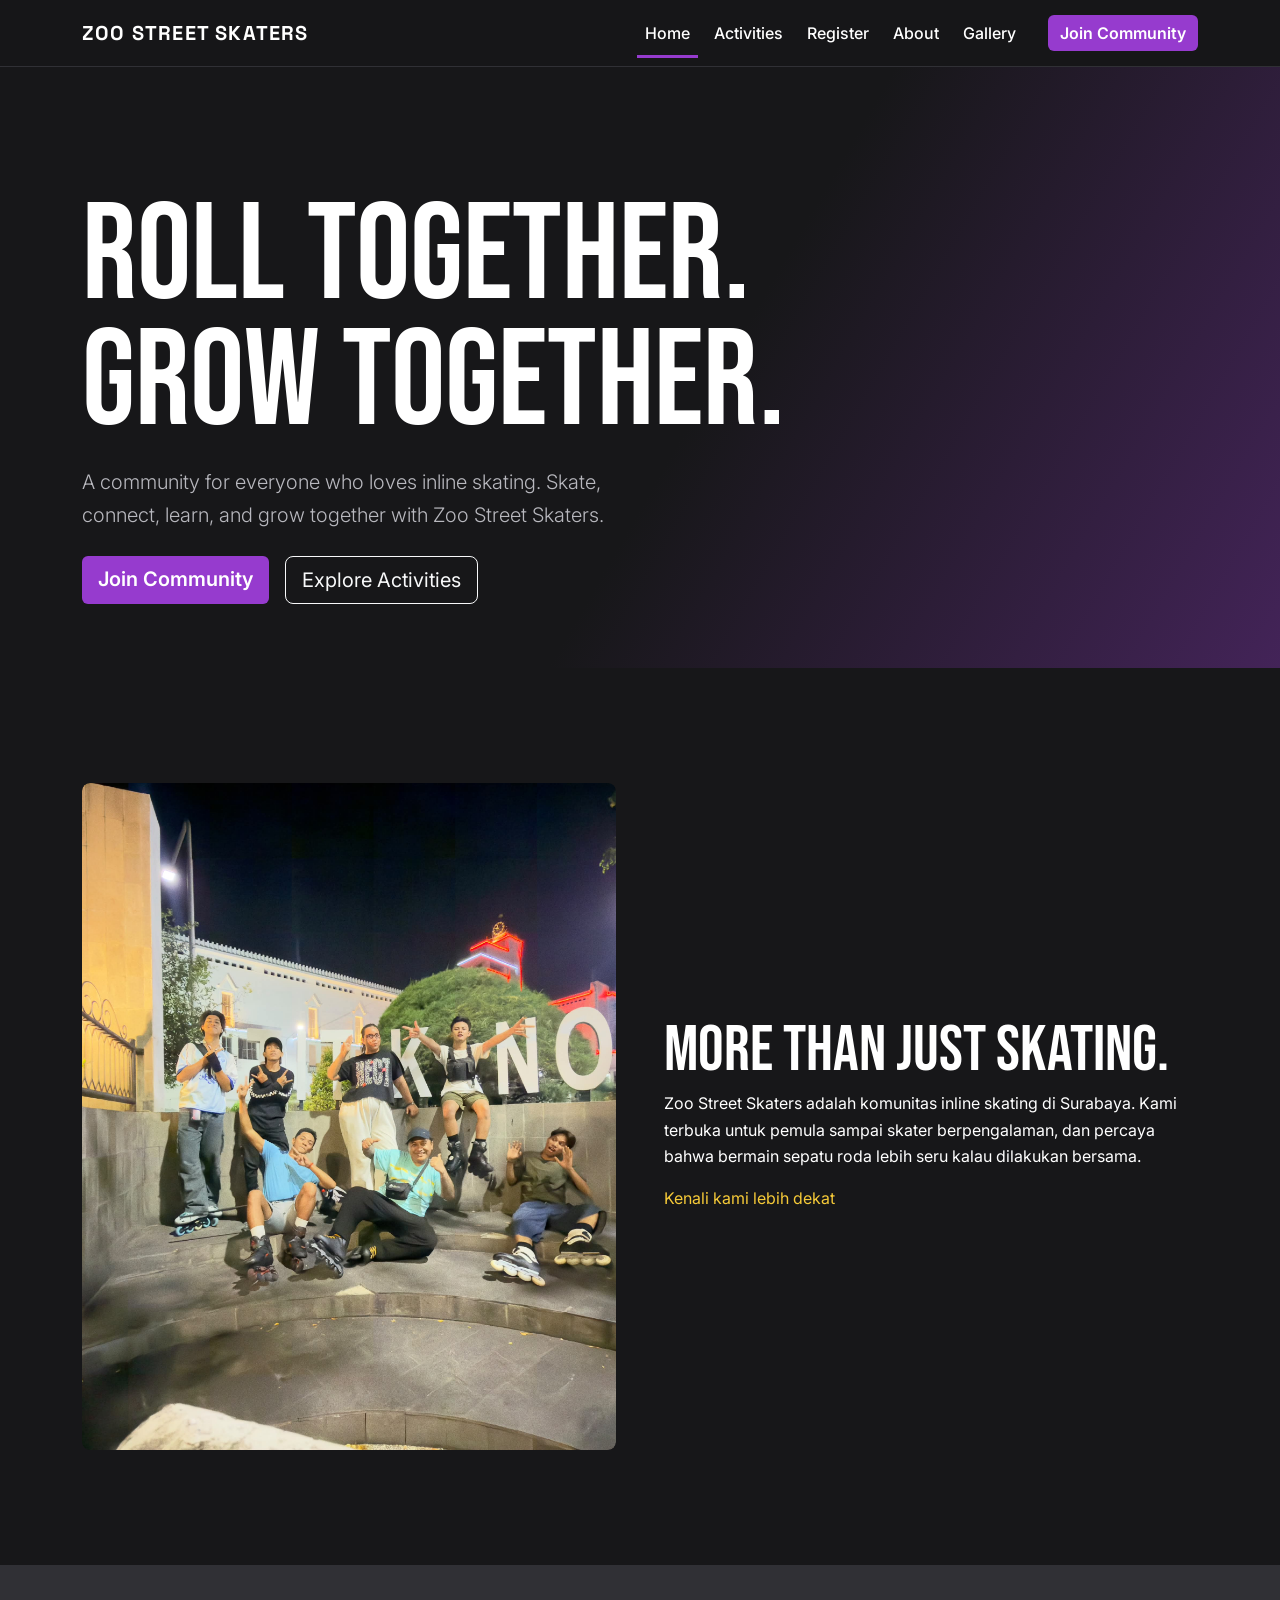
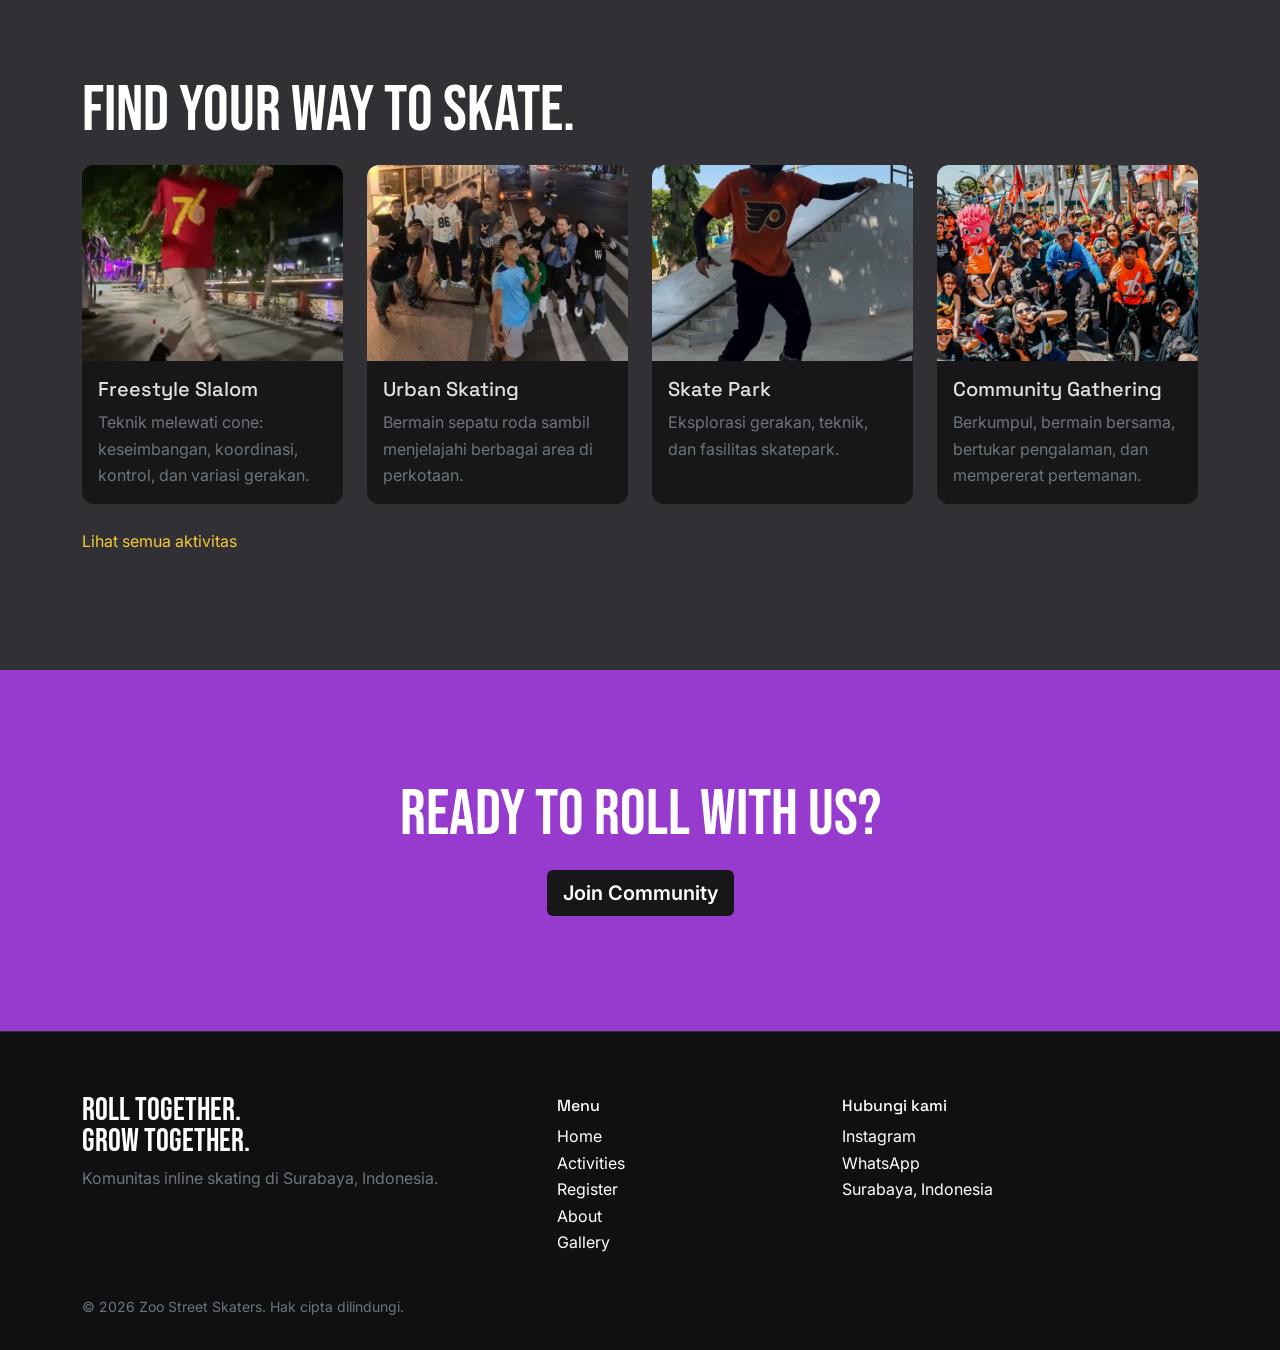
<file: index.html>
<!DOCTYPE html>
<html lang="id">
<head>
  <meta charset="utf-8">
  <meta name="viewport" content="width=device-width, initial-scale=1">
  <title>Home | Zoo Street Skaters</title>
  <meta name="description" content="Zoo Street Skaters: komunitas inline skating di Surabaya. Roll together. Grow together.">
  <link rel="icon" type="image/png" href="img/logo/Logo_zoo_lama.png">
  <link href="https://cdn.jsdelivr.net/npm/bootstrap@5.3.3/dist/css/bootstrap.min.css" rel="stylesheet">
  <link rel="preconnect" href="https://fonts.googleapis.com">
  <link rel="preconnect" href="https://fonts.gstatic.com" crossorigin>
  <link href="https://fonts.googleapis.com/css2?family=Bebas+Neue&family=Inter:wght@400;600&family=Space+Grotesk:wght@500;700&display=swap" rel="stylesheet">
  <link href="css/style.css" rel="stylesheet">
</head>
<body data-bs-theme="dark">
  <a class="skip-link" href="#main">Lewati ke konten utama</a>

  <header>
    <nav class="navbar navbar-expand-lg sticky-top zss-nav" aria-label="Navigasi utama">
      <div class="container">
        <a class="navbar-brand" href="index.html">ZOO STREET SKATERS</a>
        <button class="navbar-toggler" type="button" data-bs-toggle="collapse" data-bs-target="#nav" aria-controls="nav" aria-expanded="false" aria-label="Buka menu">
          <span class="navbar-toggler-icon"></span>
        </button>
        <div class="collapse navbar-collapse" id="nav">
          <ul class="navbar-nav ms-auto align-items-lg-center gap-lg-2">
            <li class="nav-item">
              <a class="nav-link active" href="index.html" aria-current="page">Home</a>
            </li>
            <li class="nav-item">
              <a class="nav-link" href="activities.html">Activities</a>
            </li>
            <li class="nav-item">
              <a class="nav-link" href="register.html">Register</a>
            </li>
            <li class="nav-item">
              <a class="nav-link" href="about.html">About</a>
            </li>
            <li class="nav-item">
              <a class="nav-link" href="gallery.html">Gallery</a>
            </li>
            <li class="nav-item ms-lg-3">
              <a class="btn btn-zss" href="register.html">Join Community</a>
            </li>
          </ul>
        </div>
      </div>
    </nav>
  </header>

  <main id="main">
    <!-- Section 1: Hero -->
    <section class="page-hero">
      <div class="container">
        <h1 class="display-font">ROLL TOGETHER.<br>GROW TOGETHER.</h1>
        <p class="lead">A community for everyone who loves inline skating. Skate, connect, learn, and grow together with Zoo Street Skaters.</p>
        <div class="d-flex flex-wrap gap-3 mt-4">
          <a class="btn btn-zss btn-lg" href="register.html">Join Community</a>
          <a class="btn btn-outline-light btn-lg" href="activities.html">Explore Activities</a>
        </div>
      </div>
    </section>

    <!-- Section 2: About Preview -->
    <section class="section">
      <div class="container">
        <div class="row g-5 align-items-center">
          <div class="col-lg-6">
            <div class="ph tall" role="img" aria-label="Foto grup anggota Zoo Street Skaters di Titik Nol Surabaya">
              <img src="img/gallery/titiknol_kotalama.jpg" alt="Foto grup anggota Zoo Street Skaters di Titik Nol Surabaya" width="3307" height="2480" loading="lazy">
            </div>
          </div>
          <div class="col-lg-6">
            <h2 class="display-font">MORE THAN JUST SKATING.</h2>
            <p>Zoo Street Skaters adalah komunitas inline skating di Surabaya. Kami terbuka untuk pemula sampai skater berpengalaman, dan percaya bahwa bermain sepatu roda lebih seru kalau dilakukan bersama.</p>
            <a href="about.html">Kenali kami lebih dekat</a>
          </div>
        </div>
      </div>
    </section>

    <!-- Section 3: Activities Preview -->
    <section class="section alt">
      <div class="container">
        <h2 class="display-font mb-4">FIND YOUR WAY TO SKATE.</h2>
        <div class="row g-3 g-lg-4">
          <div class="col-sm-6 col-lg-3">
            <article class="card zss-card h-100">
              <div class="ph" role="img" aria-label="Aksi Freestyle Slalom melewati cone">
                <img src="img/activities/slalom_1.png" alt="Aksi Freestyle Slalom melewati cone" width="355" height="454" loading="lazy">
              </div>
              <div class="card-body">
                <h3 class="h5">Freestyle Slalom</h3>
                <p class="mb-0 text-secondary">Teknik melewati cone: keseimbangan, koordinasi, kontrol, dan variasi gerakan.</p>
              </div>
            </article>
          </div>
          <div class="col-sm-6 col-lg-3">
            <article class="card zss-card h-100">
              <div class="ph" role="img" aria-label="Aktivitas Urban Skating di jalanan Surabaya">
                <img src="img/activities/hotel_majapahit_1.jpg" alt="Aktivitas Urban Skating di Jl. Tunjungan depan Hotel Majapahit" width="2160" height="2323" loading="lazy">
              </div>
              <div class="card-body">
                <h3 class="h5">Urban Skating</h3>
                <p class="mb-0 text-secondary">Bermain sepatu roda sambil menjelajahi berbagai area di perkotaan.</p>
              </div>
            </article>
          </div>
          <div class="col-sm-6 col-lg-3">
            <article class="card zss-card h-100">
              <div class="ph" role="img" aria-label="Sesi Skate Park di Skatepark Ketabang">
                <img src="img/activities/skatepark_ketabang_1.png" alt="Sesi bermain inline skate di Skatepark Ketabang Surabaya" width="593" height="889" loading="lazy">
              </div>
              <div class="card-body">
                <h3 class="h5">Skate Park</h3>
                <p class="mb-0 text-secondary">Eksplorasi gerakan, teknik, dan fasilitas skatepark.</p>
              </div>
            </article>
          </div>
          <div class="col-sm-6 col-lg-3">
            <article class="card zss-card h-100">
              <div class="ph" role="img" aria-label="Sesi berkumpul Community Gathering">
                <img src="img/activities/76_Heppi.jpg" alt="Sesi kumpul dan bermain bersama komunitas Zoo Street Skaters" width="1194" height="1272" loading="lazy">
              </div>
              <div class="card-body">
                <h3 class="h5">Community Gathering</h3>
                <p class="mb-0 text-secondary">Berkumpul, bermain bersama, bertukar pengalaman, dan mempererat pertemanan.</p>
              </div>
            </article>
          </div>
        </div>
        <a class="d-inline-block mt-4" href="activities.html">Lihat semua aktivitas</a>
      </div>
    </section>

    <!-- Section 5: CTA Band -->
    <section class="section cta-band">
      <div class="container">
        <h2 class="display-font">READY TO ROLL WITH US?</h2>
        <a class="btn btn-zss btn-lg" href="register.html">Join Community</a>
      </div>
    </section>
  </main>

  <!-- Global Footer -->
  <footer class="zss-footer">
    <div class="container">
      <div class="row g-4">
        <div class="col-md-5">
          <p class="display-font fs-2 mb-2">ROLL TOGETHER.<br>GROW TOGETHER.</p>
          <p class="text-secondary">Komunitas inline skating di Surabaya, Indonesia.</p>
        </div>
        <div class="col-6 col-md-3">
          <h2 class="fs-6">Menu</h2>
          <ul class="list-unstyled">
            <li><a href="index.html">Home</a></li>
            <li><a href="activities.html">Activities</a></li>
            <li><a href="register.html">Register</a></li>
            <li><a href="about.html">About</a></li>
            <li><a href="gallery.html">Gallery</a></li>
          </ul>
        </div>
        <div class="col-6 col-md-4">
          <h2 class="fs-6">Hubungi kami</h2>
          <ul class="list-unstyled">
            <li><a href="https://www.instagram.com/zoostreetskaters">Instagram</a></li>
            <li><a href="https://wa.me/085850131912">WhatsApp</a></li>
            <li>Surabaya, Indonesia</li>
          </ul>
        </div>
      </div>
      <p class="small text-secondary mt-4 mb-0">&copy; 2026 Zoo Street Skaters. Hak cipta dilindungi.</p>
    </div>
  </footer>

  <script src="https://cdn.jsdelivr.net/npm/bootstrap@5.3.3/dist/js/bootstrap.bundle.min.js"></script>
</body>
</html>
</file>
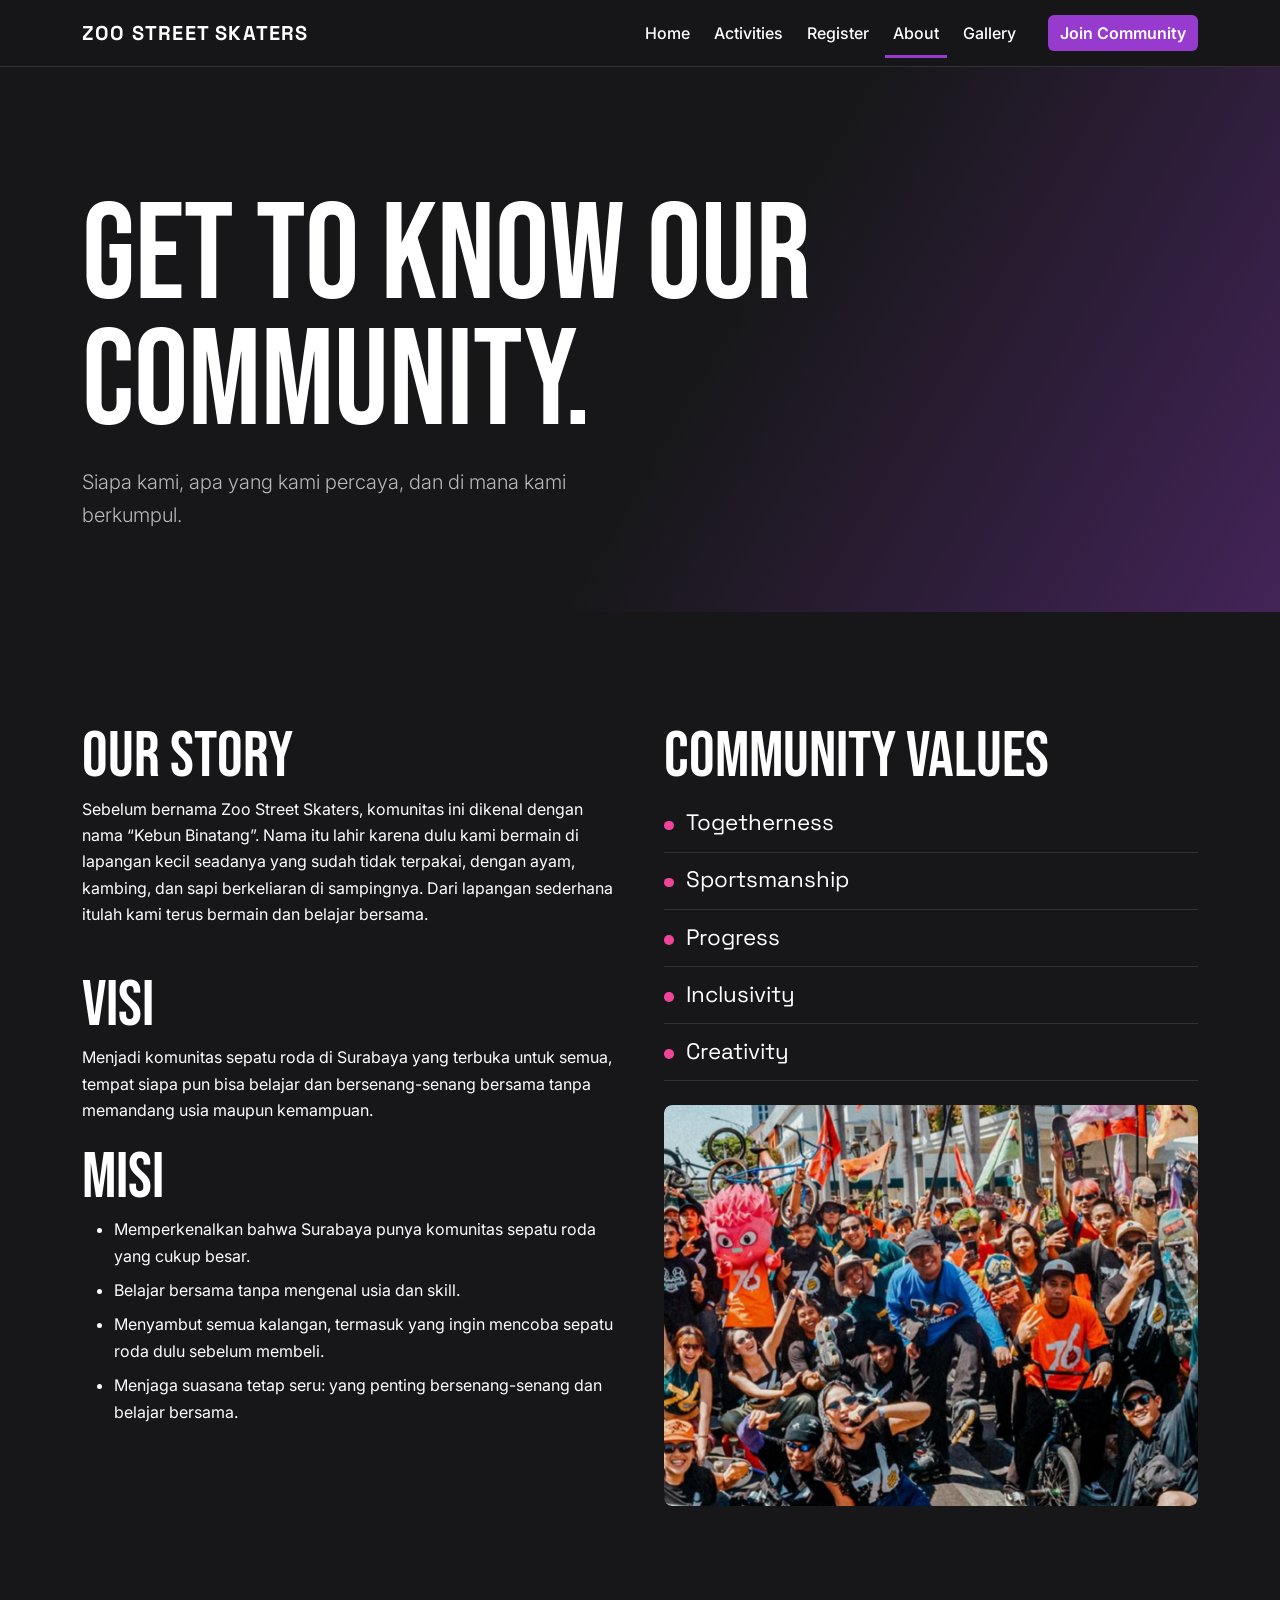
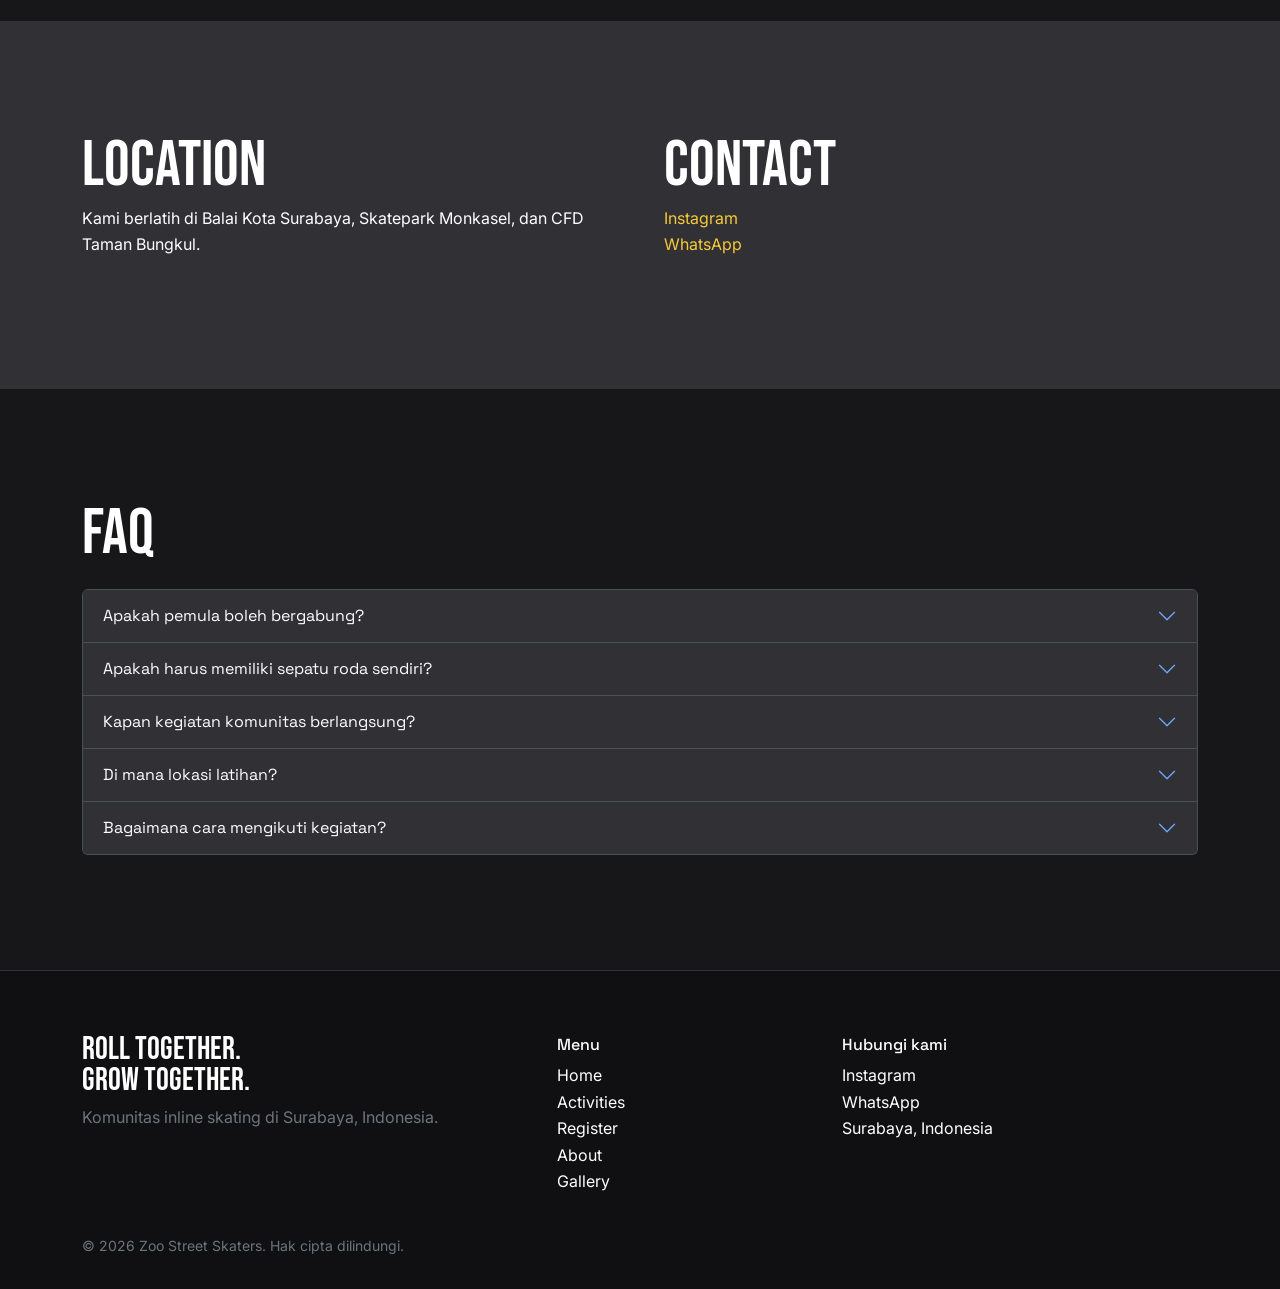
<file: about.html>
<!DOCTYPE html>
<html lang="id">
<head>
  <meta charset="utf-8">
  <meta name="viewport" content="width=device-width, initial-scale=1">
  <title>About | Zoo Street Skaters</title>
  <meta name="description" content="Zoo Street Skaters: komunitas inline skating di Surabaya. Roll together. Grow together.">
  <link rel="icon" type="image/png" href="img/logo/Logo_zoo_lama.png">
  <link href="https://cdn.jsdelivr.net/npm/bootstrap@5.3.3/dist/css/bootstrap.min.css" rel="stylesheet">
  <link rel="preconnect" href="https://fonts.googleapis.com">
  <link rel="preconnect" href="https://fonts.gstatic.com" crossorigin>
  <link href="https://fonts.googleapis.com/css2?family=Bebas+Neue&family=Inter:wght@400;600&family=Space+Grotesk:wght@500;700&display=swap" rel="stylesheet">
  <link href="css/style.css" rel="stylesheet">
</head>
<body data-bs-theme="dark">
  <a class="skip-link" href="#main">Lewati ke konten utama</a>

  <header>
    <nav class="navbar navbar-expand-lg sticky-top zss-nav" aria-label="Navigasi utama">
      <div class="container">
        <a class="navbar-brand" href="index.html">ZOO STREET SKATERS</a>
        <button class="navbar-toggler" type="button" data-bs-toggle="collapse" data-bs-target="#nav" aria-controls="nav" aria-expanded="false" aria-label="Buka menu">
          <span class="navbar-toggler-icon"></span>
        </button>
        <div class="collapse navbar-collapse" id="nav">
          <ul class="navbar-nav ms-auto align-items-lg-center gap-lg-2">
            <li class="nav-item">
              <a class="nav-link" href="index.html">Home</a>
            </li>
            <li class="nav-item">
              <a class="nav-link" href="activities.html">Activities</a>
            </li>
            <li class="nav-item">
              <a class="nav-link" href="register.html">Register</a>
            </li>
            <li class="nav-item">
              <a class="nav-link active" href="about.html" aria-current="page">About</a>
            </li>
            <li class="nav-item">
              <a class="nav-link" href="gallery.html">Gallery</a>
            </li>
            <li class="nav-item ms-lg-3">
              <a class="btn btn-zss" href="register.html">Join Community</a>
            </li>
          </ul>
        </div>
      </div>
    </nav>
  </header>

  <main id="main">
    <!-- Section 1: Hero -->
    <section class="page-hero">
      <div class="container">
        <h1 class="display-font">GET TO KNOW OUR COMMUNITY.</h1>
        <p class="lead">Siapa kami, apa yang kami percaya, dan di mana kami berkumpul.</p>
      </div>
    </section>

    <!-- Section 2: Story, Vision/Mission, Values -->
    <section class="section">
      <div class="container">
        <div class="row g-5">
          <div class="col-lg-6">
            <h2 class="display-font">OUR STORY</h2>
            <p>Sebelum bernama Zoo Street Skaters, komunitas ini dikenal dengan nama &ldquo;Kebun Binatang&rdquo;. Nama itu lahir karena dulu kami bermain di lapangan kecil seadanya yang sudah tidak terpakai, dengan ayam, kambing, dan sapi berkeliaran di sampingnya. Dari lapangan sederhana itulah kami terus bermain dan belajar bersama.</p>
            <h2 class="display-font mt-5">VISI</h2>
            <p>Menjadi komunitas sepatu roda di Surabaya yang terbuka untuk semua, tempat siapa pun bisa belajar dan bersenang-senang bersama tanpa memandang usia maupun kemampuan.</p>
            <h2 class="display-font mt-4">MISI</h2>
            <ul class="mb-0">
              <li class="mb-2">Memperkenalkan bahwa Surabaya punya komunitas sepatu roda yang cukup besar.</li>
              <li class="mb-2">Belajar bersama tanpa mengenal usia dan skill.</li>
              <li class="mb-2">Menyambut semua kalangan, termasuk yang ingin mencoba sepatu roda dulu sebelum membeli.</li>
              <li class="mb-0">Menjaga suasana tetap seru: yang penting bersenang-senang dan belajar bersama.</li>
            </ul>
          </div>
          <div class="col-lg-6">
            <h2 class="display-font">COMMUNITY VALUES</h2>
            <ul class="values">
              <li>Togetherness</li>
              <li>Sportsmanship</li>
              <li>Progress</li>
              <li>Inclusivity</li>
              <li>Creativity</li>
            </ul>
            <div class="ph mt-4" role="img" aria-label="Foto kebersamaan anggota Zoo Street Skaters">
              <img src="img/events/76_Heppi.jpg" alt="Foto kebersamaan anggota Zoo Street Skaters Surabaya" width="1194" height="1272" loading="lazy">
            </div>
          </div>
        </div>
      </div>
    </section>

    <!-- Section 3: Location & Contact -->
    <section class="section alt">
      <div class="container">
        <div class="row g-5">
          <div class="col-lg-6">
            <h2 class="display-font">LOCATION</h2>
            <p>Kami berlatih di Balai Kota Surabaya, Skatepark Monkasel, dan CFD Taman Bungkul.</p>
          </div>
          <div class="col-lg-6">
            <h2 class="display-font">CONTACT</h2>
            <p>
              <a href="https://www.instagram.com/zoostreetskaters/">Instagram</a><br>
              <a href="https://wa.me/085850131912">WhatsApp</a>
            </p>
          </div>
        </div>
      </div>
    </section>

    <!-- Section 4: FAQ -->
    <section class="section">
      <div class="container">
        <h2 class="display-font mb-4">FAQ</h2>
        <div class="accordion" id="faq">
          <div class="accordion-item">
            <h3 class="accordion-header">
              <button class="accordion-button collapsed" type="button" data-bs-toggle="collapse" data-bs-target="#f0" aria-expanded="false" aria-controls="f0">
                Apakah pemula boleh bergabung?
              </button>
            </h3>
            <div id="f0" class="accordion-collapse collapse" data-bs-parent="#faq">
              <div class="accordion-body">
                Boleh. Kamu tidak harus mahir untuk ikut.
              </div>
            </div>
          </div>

          <div class="accordion-item">
            <h3 class="accordion-header">
              <button class="accordion-button collapsed" type="button" data-bs-toggle="collapse" data-bs-target="#f1" aria-expanded="false" aria-controls="f1">
                Apakah harus memiliki sepatu roda sendiri?
              </button>
            </h3>
            <div id="f1" class="accordion-collapse collapse" data-bs-parent="#faq">
              <div class="accordion-body">
                Tidak harus. Kamu bisa mencoba sepatu roda dulu sebelum memutuskan membeli.
              </div>
            </div>
          </div>

          <div class="accordion-item">
            <h3 class="accordion-header">
              <button class="accordion-button collapsed" type="button" data-bs-toggle="collapse" data-bs-target="#f2" aria-expanded="false" aria-controls="f2">
                Kapan kegiatan komunitas berlangsung?
              </button>
            </h3>
            <div id="f2" class="accordion-collapse collapse" data-bs-parent="#faq">
              <div class="accordion-body">
                Selasa malam (19.00 – 24.00 WIB) di Balai Kota Surabaya, Jumat malam (19.00 – 24.00 WIB) di Skatepark Monkasel, dan Minggu pagi saat CFD (06.00 – 09.00 WIB) di Taman Bungkul.
              </div>
            </div>
          </div>

          <div class="accordion-item">
            <h3 class="accordion-header">
              <button class="accordion-button collapsed" type="button" data-bs-toggle="collapse" data-bs-target="#f3" aria-expanded="false" aria-controls="f3">
                Di mana lokasi latihan?
              </button>
            </h3>
            <div id="f3" class="accordion-collapse collapse" data-bs-parent="#faq">
              <div class="accordion-body">
                Balai Kota Surabaya, Skatepark Monkasel, dan CFD Taman Bungkul.
              </div>
            </div>
          </div>

          <div class="accordion-item">
            <h3 class="accordion-header">
              <button class="accordion-button collapsed" type="button" data-bs-toggle="collapse" data-bs-target="#f4" aria-expanded="false" aria-controls="f4">
                Bagaimana cara mengikuti kegiatan?
              </button>
            </h3>
            <div id="f4" class="accordion-collapse collapse" data-bs-parent="#faq">
              <div class="accordion-body">
                Isi formulir di halaman Register, lalu datang ke sesi pilihanmu.
              </div>
            </div>
          </div>
        </div>
      </div>
    </section>
  </main>

  <!-- Global Footer -->
  <footer class="zss-footer">
    <div class="container">
      <div class="row g-4">
        <div class="col-md-5">
          <p class="display-font fs-2 mb-2">ROLL TOGETHER.<br>GROW TOGETHER.</p>
          <p class="text-secondary">Komunitas inline skating di Surabaya, Indonesia.</p>
        </div>
        <div class="col-6 col-md-3">
          <h2 class="fs-6">Menu</h2>
          <ul class="list-unstyled">
            <li><a href="index.html">Home</a></li>
            <li><a href="activities.html">Activities</a></li>
            <li><a href="register.html">Register</a></li>
            <li><a href="about.html">About</a></li>
            <li><a href="gallery.html">Gallery</a></li>
          </ul>
        </div>
        <div class="col-6 col-md-4">
          <h2 class="fs-6">Hubungi kami</h2>
          <ul class="list-unstyled">
            <li><a href="https://www.instagram.com/zoostreetskaters">Instagram</a></li>
            <li><a href="https://wa.me/085850131912">WhatsApp</a></li>
            <li>Surabaya, Indonesia</li>
          </ul>
        </div>
      </div>
      <p class="small text-secondary mt-4 mb-0">&copy; 2026 Zoo Street Skaters. Hak cipta dilindungi.</p>
    </div>
  </footer>

  <script src="https://cdn.jsdelivr.net/npm/bootstrap@5.3.3/dist/js/bootstrap.bundle.min.js"></script>
</body>
</html>
</file>
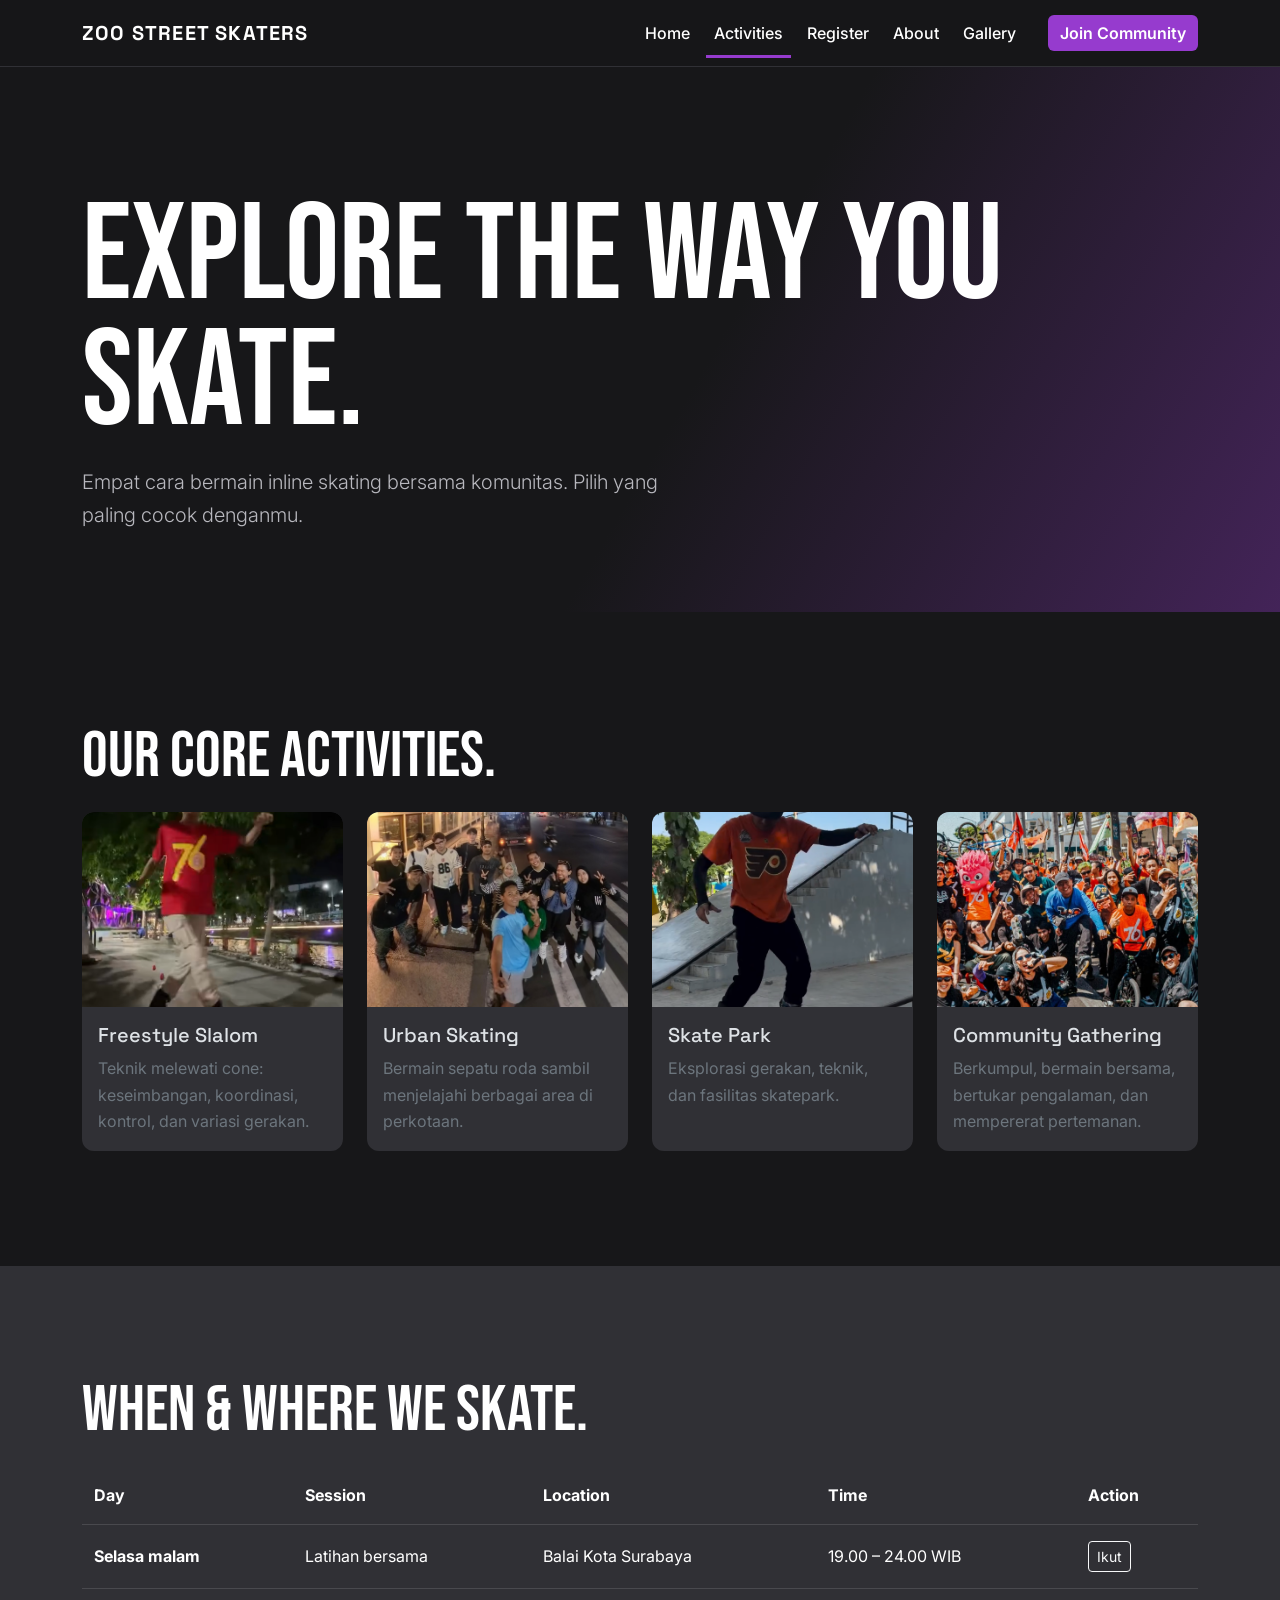
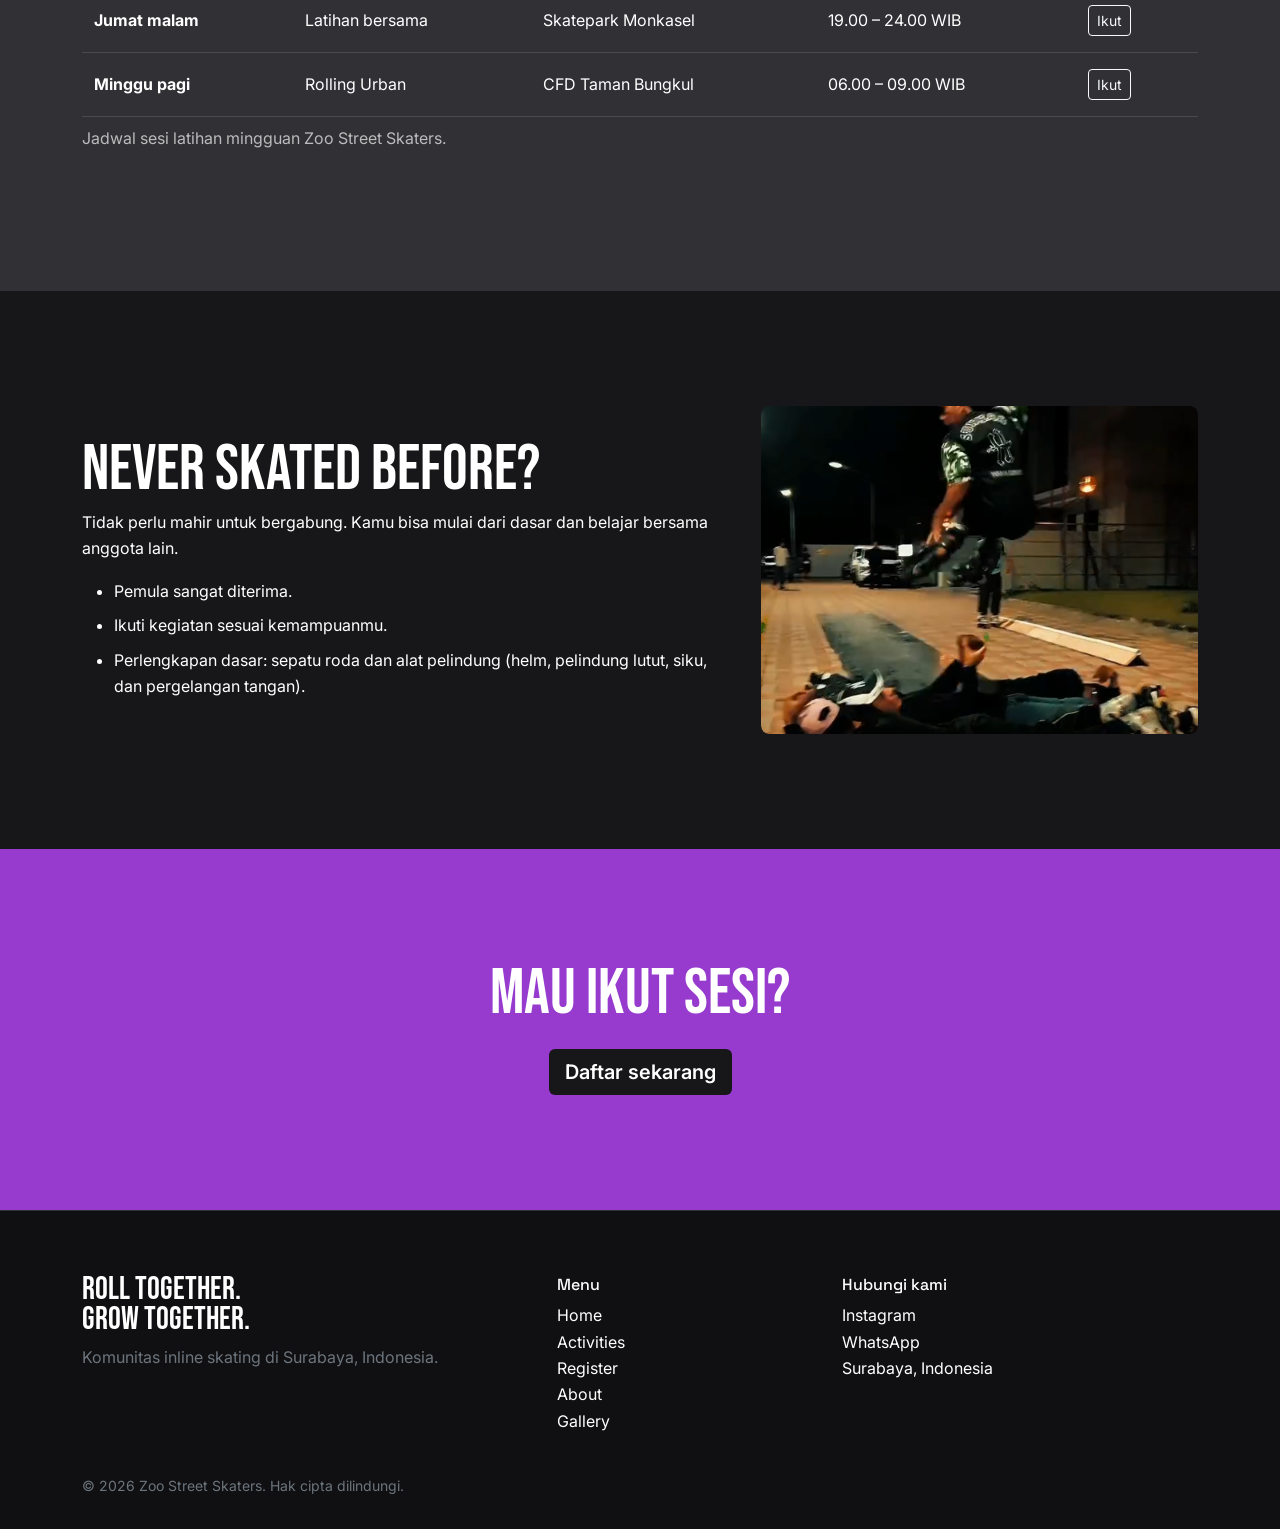
<file: activities.html>
<!DOCTYPE html>
<html lang="id">
<head>
  <meta charset="utf-8">
  <meta name="viewport" content="width=device-width, initial-scale=1">
  <title>Activities | Zoo Street Skaters</title>
  <meta name="description" content="Zoo Street Skaters: komunitas inline skating di Surabaya. Roll together. Grow together.">
  <link rel="icon" type="image/png" href="img/logo/Logo_zoo_lama.png">
  <link href="https://cdn.jsdelivr.net/npm/bootstrap@5.3.3/dist/css/bootstrap.min.css" rel="stylesheet">
  <link rel="preconnect" href="https://fonts.googleapis.com">
  <link rel="preconnect" href="https://fonts.gstatic.com" crossorigin>
  <link href="https://fonts.googleapis.com/css2?family=Bebas+Neue&family=Inter:wght@400;600&family=Space+Grotesk:wght@500;700&display=swap" rel="stylesheet">
  <link href="css/style.css" rel="stylesheet">
</head>
<body data-bs-theme="dark">
  <a class="skip-link" href="#main">Lewati ke konten utama</a>

  <header>
    <nav class="navbar navbar-expand-lg sticky-top zss-nav" aria-label="Navigasi utama">
      <div class="container">
        <a class="navbar-brand" href="index.html">ZOO STREET SKATERS</a>
        <button class="navbar-toggler" type="button" data-bs-toggle="collapse" data-bs-target="#nav" aria-controls="nav" aria-expanded="false" aria-label="Buka menu">
          <span class="navbar-toggler-icon"></span>
        </button>
        <div class="collapse navbar-collapse" id="nav">
          <ul class="navbar-nav ms-auto align-items-lg-center gap-lg-2">
            <li class="nav-item">
              <a class="nav-link" href="index.html">Home</a>
            </li>
            <li class="nav-item">
              <a class="nav-link active" href="activities.html" aria-current="page">Activities</a>
            </li>
            <li class="nav-item">
              <a class="nav-link" href="register.html">Register</a>
            </li>
            <li class="nav-item">
              <a class="nav-link" href="about.html">About</a>
            </li>
            <li class="nav-item">
              <a class="nav-link" href="gallery.html">Gallery</a>
            </li>
            <li class="nav-item ms-lg-3">
              <a class="btn btn-zss" href="register.html">Join Community</a>
            </li>
          </ul>
        </div>
      </div>
    </nav>
  </header>

  <main id="main">
    <!-- Section 1: Hero -->
    <section class="page-hero">
      <div class="container">
        <h1 class="display-font">EXPLORE THE WAY YOU SKATE.</h1>
        <p class="lead">Empat cara bermain inline skating bersama komunitas. Pilih yang paling cocok denganmu.</p>
      </div>
    </section>

    <!-- Section 2: Catalog -->
    <section class="section">
      <div class="container">
        <h2 class="display-font mb-4">OUR CORE ACTIVITIES.</h2>
        <div class="row g-3 g-lg-4">
          <div class="col-sm-6 col-lg-3">
            <article class="card zss-card h-100">
              <div class="ph" role="img" aria-label="Aksi Freestyle Slalom melewati cone">
                <img src="img/activities/slalom_1.png" alt="Aksi Freestyle Slalom melewati cone" width="355" height="454" loading="lazy">
              </div>
              <div class="card-body">
                <h3 class="h5">Freestyle Slalom</h3>
                <p class="mb-0 text-secondary">Teknik melewati cone: keseimbangan, koordinasi, kontrol, dan variasi gerakan.</p>
              </div>
            </article>
          </div>
          <div class="col-sm-6 col-lg-3">
            <article class="card zss-card h-100">
              <div class="ph" role="img" aria-label="Aktivitas Urban Skating di jalanan Surabaya">
                <img src="img/activities/hotel_majapahit_1.jpg" alt="Aktivitas Urban Skating di Jl. Tunjungan depan Hotel Majapahit" width="2160" height="2323" loading="lazy">
              </div>
              <div class="card-body">
                <h3 class="h5">Urban Skating</h3>
                <p class="mb-0 text-secondary">Bermain sepatu roda sambil menjelajahi berbagai area di perkotaan.</p>
              </div>
            </article>
          </div>
          <div class="col-sm-6 col-lg-3">
            <article class="card zss-card h-100">
              <div class="ph" role="img" aria-label="Sesi Skate Park di Skatepark Ketabang">
                <img src="img/activities/skatepark_ketabang_1.png" alt="Sesi bermain inline skate di Skatepark Ketabang Surabaya" width="593" height="889" loading="lazy">
              </div>
              <div class="card-body">
                <h3 class="h5">Skate Park</h3>
                <p class="mb-0 text-secondary">Eksplorasi gerakan, teknik, dan fasilitas skatepark.</p>
              </div>
            </article>
          </div>
          <div class="col-sm-6 col-lg-3">
            <article class="card zss-card h-100">
              <div class="ph" role="img" aria-label="Sesi berkumpul Community Gathering">
                <img src="img/activities/76_Heppi.jpg" alt="Sesi kumpul dan bermain bersama komunitas Zoo Street Skaters" width="1194" height="1272" loading="lazy">
              </div>
              <div class="card-body">
                <h3 class="h5">Community Gathering</h3>
                <p class="mb-0 text-secondary">Berkumpul, bermain bersama, bertukar pengalaman, dan mempererat pertemanan.</p>
              </div>
            </article>
          </div>
        </div>
      </div>
    </section>

    <!-- Section 3: Weekly Sessions Table -->
    <section class="section alt">
      <div class="container">
        <h2 class="display-font mb-4">WHEN &amp; WHERE WE SKATE.</h2>
        <div class="table-responsive">
          <table class="table zss-table align-middle">
            <caption>Jadwal sesi latihan mingguan Zoo Street Skaters.</caption>
            <thead>
              <tr>
                <th scope="col">Day</th>
                <th scope="col">Session</th>
                <th scope="col">Location</th>
                <th scope="col">Time</th>
                <th scope="col">Action</th>
              </tr>
            </thead>
            <tbody>
              <tr>
                <th scope="row">Selasa malam</th>
                <td>Latihan bersama</td>
                <td>Balai Kota Surabaya</td>
                <td>19.00 – 24.00 WIB</td>
                <td><a class="btn btn-sm btn-outline-light" href="register.html">Ikut</a></td>
              </tr>
              <tr>
                <th scope="row">Jumat malam</th>
                <td>Latihan bersama</td>
                <td>Skatepark Monkasel</td>
                <td>19.00 – 24.00 WIB</td>
                <td><a class="btn btn-sm btn-outline-light" href="register.html">Ikut</a></td>
              </tr>
              <tr>
                <th scope="row">Minggu pagi</th>
                <td>Rolling Urban</td>
                <td>CFD Taman Bungkul</td>
                <td>06.00 – 09.00 WIB</td>
                <td><a class="btn btn-sm btn-outline-light" href="register.html">Ikut</a></td>
              </tr>
            </tbody>
          </table>
        </div>
      </div>
    </section>

    <!-- Section 4: Beginner Friendly -->
    <section class="section">
      <div class="container">
        <div class="row g-5 align-items-center">
          <div class="col-lg-7">
            <h2 class="display-font">NEVER SKATED BEFORE?</h2>
            <p>Tidak perlu mahir untuk bergabung. Kamu bisa mulai dari dasar dan belajar bersama anggota lain.</p>
            <ul class="mb-0">
              <li class="mb-2">Pemula sangat diterima.</li>
              <li class="mb-2">Ikuti kegiatan sesuai kemampuanmu.</li>
              <li>Perlengkapan dasar: sepatu roda dan alat pelindung (helm, pelindung lutut, siku, dan pergelangan tangan).</li>
            </ul>
          </div>
          <div class="col-lg-5">
            <div class="ph" role="img" aria-label="Sesi latihan santai bersama komunitas Zoo Street Skaters">
              <img src="img/gallery/the_linnea.png" alt="Sesi latihan santai komunitas Zoo Street Skaters di Surabaya" width="547" height="562" loading="lazy">
            </div>
          </div>
        </div>
      </div>
    </section>

    <!-- Section 5: CTA Band -->
    <section class="section cta-band">
      <div class="container">
        <h2 class="display-font">MAU IKUT SESI?</h2>
        <a class="btn btn-zss btn-lg" href="register.html">Daftar sekarang</a>
      </div>
    </section>
  </main>

  <!-- Global Footer -->
  <footer class="zss-footer">
    <div class="container">
      <div class="row g-4">
        <div class="col-md-5">
          <p class="display-font fs-2 mb-2">ROLL TOGETHER.<br>GROW TOGETHER.</p>
          <p class="text-secondary">Komunitas inline skating di Surabaya, Indonesia.</p>
        </div>
        <div class="col-6 col-md-3">
          <h2 class="fs-6">Menu</h2>
          <ul class="list-unstyled">
            <li><a href="index.html">Home</a></li>
            <li><a href="activities.html">Activities</a></li>
            <li><a href="register.html">Register</a></li>
            <li><a href="about.html">About</a></li>
            <li><a href="gallery.html">Gallery</a></li>
          </ul>
        </div>
        <div class="col-6 col-md-4">
          <h2 class="fs-6">Hubungi kami</h2>
          <ul class="list-unstyled">
            <li><a href="https://www.instagram.com/zoostreetskaters">Instagram</a></li>
            <li><a href="https://wa.me/085850131912">WhatsApp</a></li>
            <li>Surabaya, Indonesia</li>
          </ul>
        </div>
      </div>
      <p class="small text-secondary mt-4 mb-0">&copy; 2026 Zoo Street Skaters. Hak cipta dilindungi.</p>
    </div>
  </footer>

  <script src="https://cdn.jsdelivr.net/npm/bootstrap@5.3.3/dist/js/bootstrap.bundle.min.js"></script>
</body>
</html>
</file>
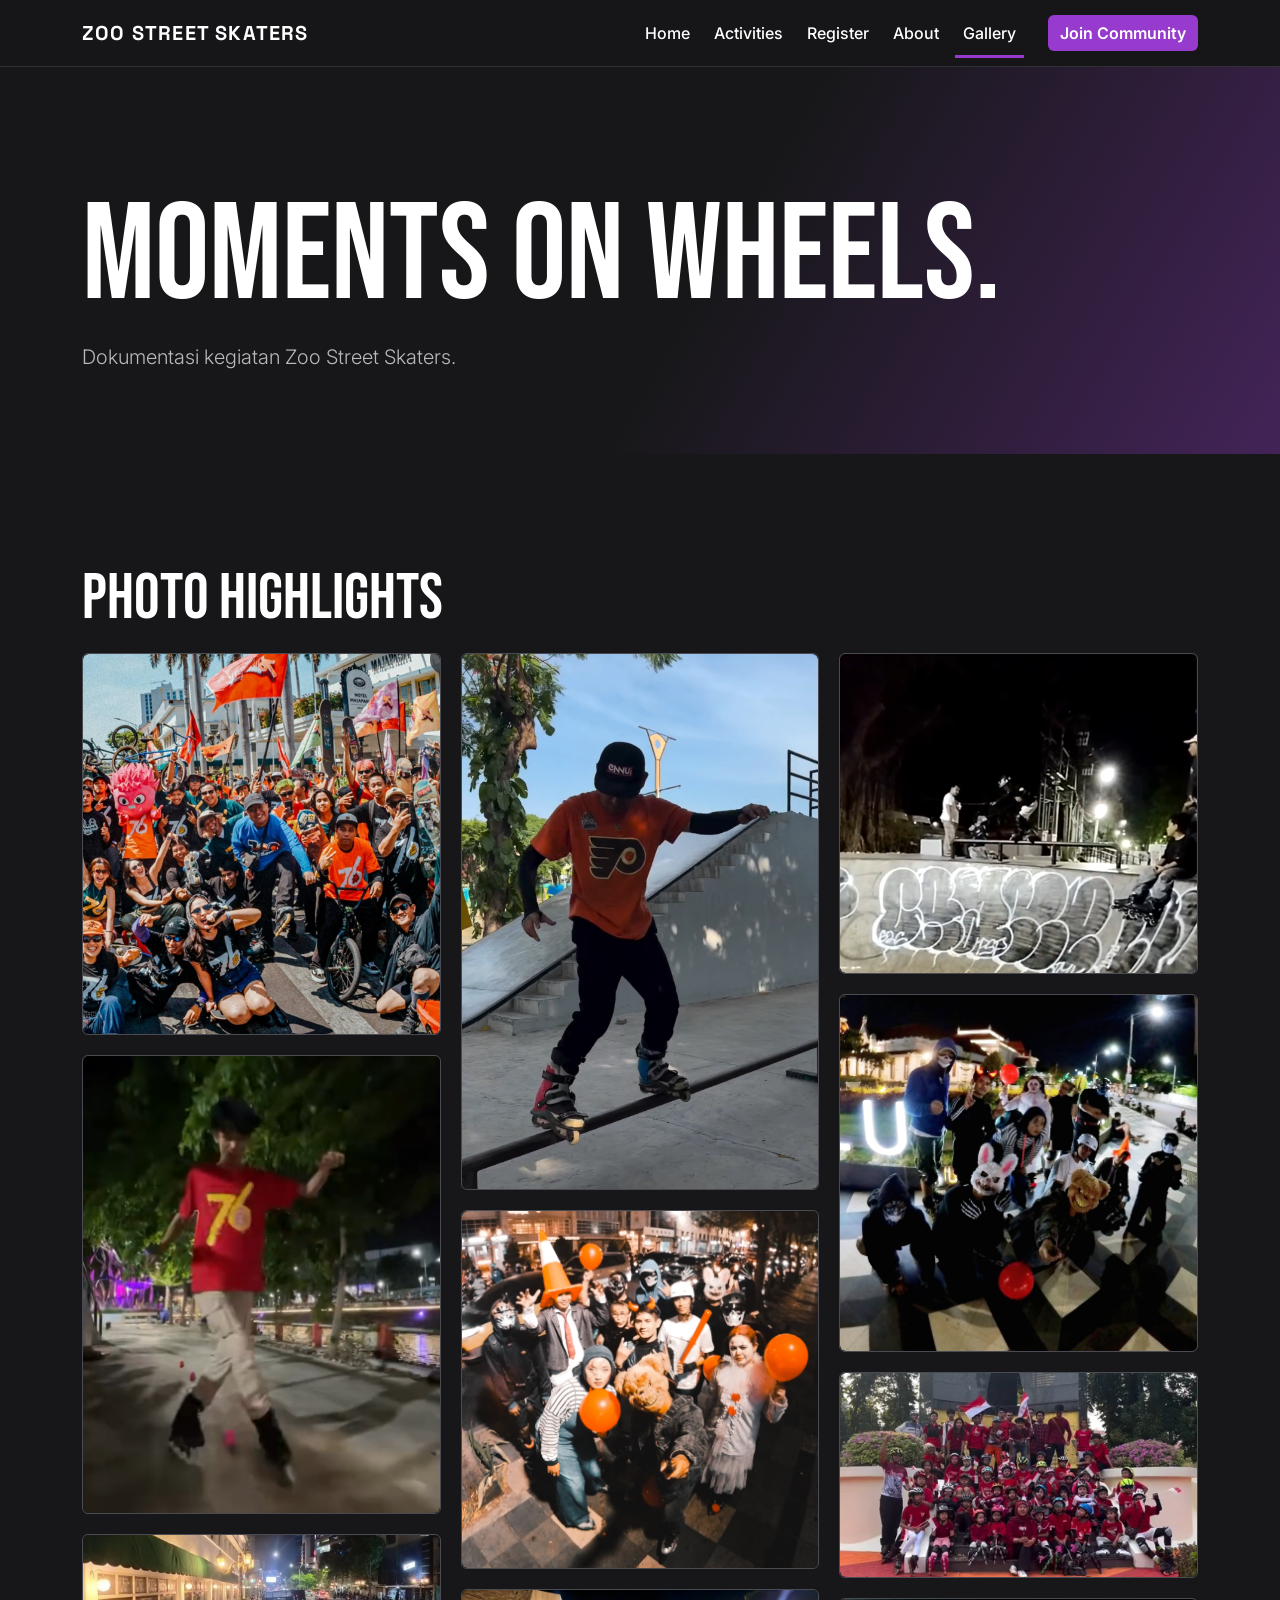
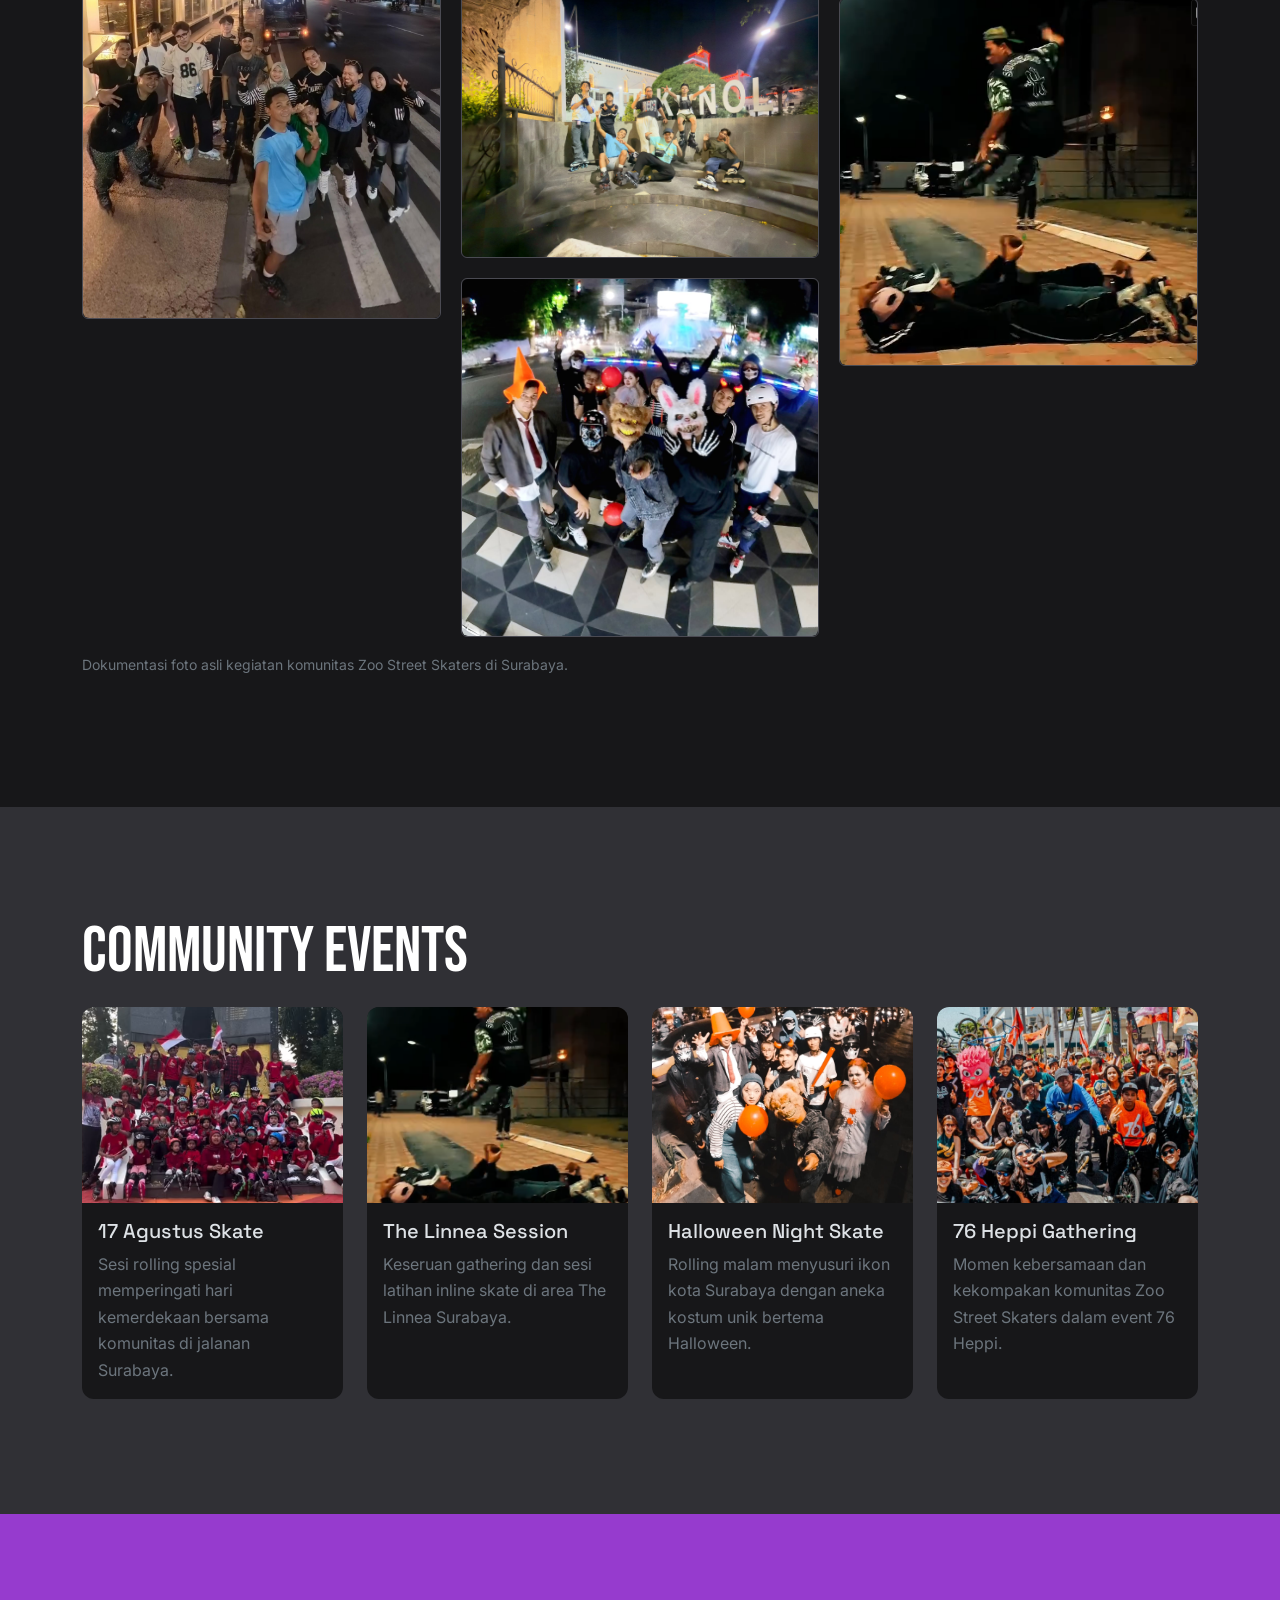
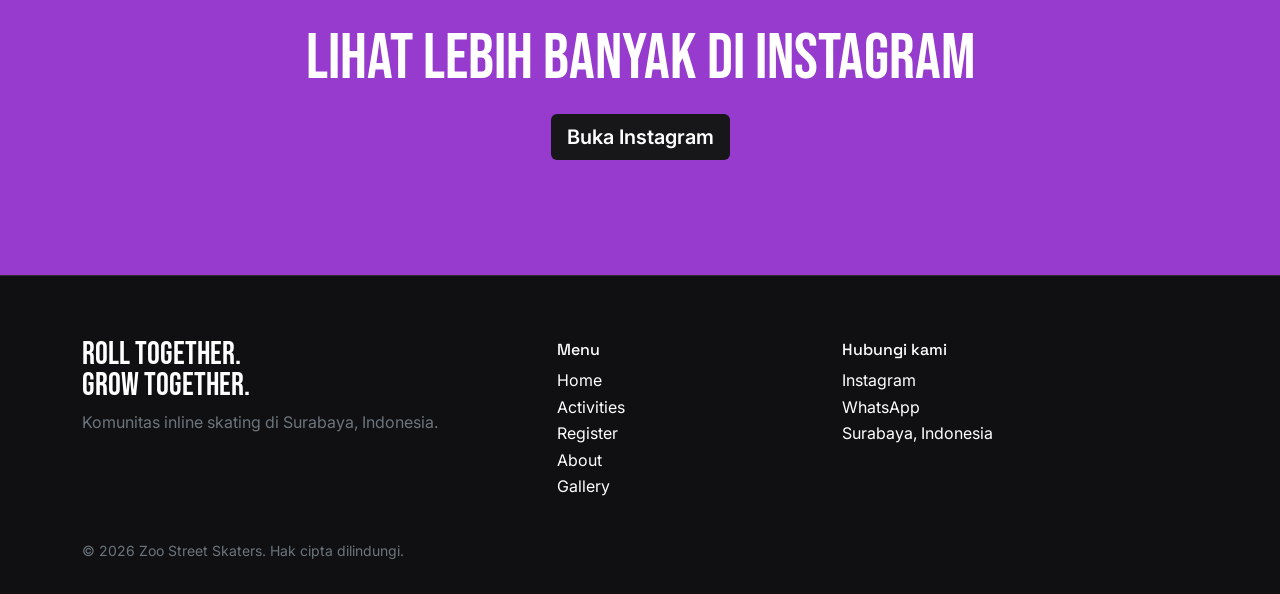
<file: gallery.html>
<!DOCTYPE html>
<html lang="id">
<head>
  <meta charset="utf-8">
  <meta name="viewport" content="width=device-width, initial-scale=1">
  <title>Gallery | Zoo Street Skaters</title>
  <meta name="description" content="Zoo Street Skaters: komunitas inline skating di Surabaya. Roll together. Grow together.">
  <link rel="icon" type="image/png" href="img/logo/Logo_zoo_lama.png">
  <link href="https://cdn.jsdelivr.net/npm/bootstrap@5.3.3/dist/css/bootstrap.min.css" rel="stylesheet">
  <link rel="preconnect" href="https://fonts.googleapis.com">
  <link rel="preconnect" href="https://fonts.gstatic.com" crossorigin>
  <link href="https://fonts.googleapis.com/css2?family=Bebas+Neue&family=Inter:wght@400;600&family=Space+Grotesk:wght@500;700&display=swap" rel="stylesheet">
  <link href="css/style.css" rel="stylesheet">
</head>
<body data-bs-theme="dark">
  <a class="skip-link" href="#main">Lewati ke konten utama</a>

  <header>
    <nav class="navbar navbar-expand-lg sticky-top zss-nav" aria-label="Navigasi utama">
      <div class="container">
        <a class="navbar-brand" href="index.html">ZOO STREET SKATERS</a>
        <button class="navbar-toggler" type="button" data-bs-toggle="collapse" data-bs-target="#nav" aria-controls="nav" aria-expanded="false" aria-label="Buka menu">
          <span class="navbar-toggler-icon"></span>
        </button>
        <div class="collapse navbar-collapse" id="nav">
          <ul class="navbar-nav ms-auto align-items-lg-center gap-lg-2">
            <li class="nav-item">
              <a class="nav-link" href="index.html">Home</a>
            </li>
            <li class="nav-item">
              <a class="nav-link" href="activities.html">Activities</a>
            </li>
            <li class="nav-item">
              <a class="nav-link" href="register.html">Register</a>
            </li>
            <li class="nav-item">
              <a class="nav-link" href="about.html">About</a>
            </li>
            <li class="nav-item">
              <a class="nav-link active" href="gallery.html" aria-current="page">Gallery</a>
            </li>
            <li class="nav-item ms-lg-3">
              <a class="btn btn-zss" href="register.html">Join Community</a>
            </li>
          </ul>
        </div>
      </div>
    </nav>
  </header>

  <main id="main">
    <!-- Section 1: Hero -->
    <section class="page-hero">
      <div class="container">
        <h1 class="display-font">MOMENTS ON WHEELS.</h1>
        <p class="lead">Dokumentasi kegiatan Zoo Street Skaters.</p>
      </div>
    </section>

    <!-- Section 2: Gallery Grid -->
    <section class="section">
      <div class="container">
        <h2 class="display-font mb-4">PHOTO HIGHLIGHTS</h2>
        <div class="gallery-grid">
          <div class="ph" role="img" aria-label="Foto kegiatan Community Gathering">
            <img src="img/gallery/76_Heppi.jpg" alt="Community Gathering Zoo Street Skaters Surabaya" width="1194" height="1272" loading="lazy">
          </div>
          <div class="ph" role="img" aria-label="Foto latihan Freestyle Slalom">
            <img src="img/gallery/slalom_1.png" alt="Latihan Freestyle Slalom melewati cone" width="355" height="454" loading="lazy">
          </div>
          <div class="ph" role="img" aria-label="Foto Urban Skating di Hotel Majapahit">
            <img src="img/gallery/hotel_majapahit_1.jpg" alt="Urban Skating melintasi Hotel Majapahit Jl. Tunjungan Surabaya" width="2160" height="2323" loading="lazy">
          </div>
          <div class="ph" role="img" aria-label="Foto Skate Park di Ketabang">
            <img src="img/gallery/skatepark_ketabang_1.png" alt="Sesi Skate Park di Skatepark Ketabang Surabaya" width="593" height="889" loading="lazy">
          </div>
          <div class="ph" role="img" aria-label="Foto Event Halloween Night Skate">
            <img src="img/gallery/helloween2024-1.jpg" alt="Event Halloween Night Street Skate Surabaya" width="1440" height="1440" loading="lazy">
          </div>
          <div class="ph" role="img" aria-label="Foto kumpul di Titik Nol Kota Lama">
            <img src="img/gallery/titiknol_kotalama.jpg" alt="Komunitas Zoo Street Skaters di Titik Nol Kota Lama Surabaya" width="3307" height="2480" loading="lazy">
          </div>
          <div class="ph" role="img" aria-label="Foto Event Halloween Night Roll">
            <img src="img/gallery/helloween2024-2.jpg" alt="Halloween Night Skate berkeliling kota Surabaya" width="1440" height="1440" loading="lazy">
          </div>
          <div class="ph" role="img" aria-label="Foto rintangan skatepark">
            <img src="img/gallery/skatepark_ketabang_2.png" alt="Ramp dan rintangan di Skatepark Ketabang Surabaya" width="593" height="529" loading="lazy">
          </div>
          <div class="ph" role="img" aria-label="Foto kostum Halloween Skate">
            <img src="img/gallery/helloween2024-3.jpg" alt="Anggota komunitas bersepatu roda dengan kostum Halloween" width="1440" height="1440" loading="lazy">
          </div>
          <div class="ph" role="img" aria-label="Foto Event 17 Agustus">
            <img src="img/gallery/17agustus2026.png" alt="Sesi Rolling Kemerdekaan 17 Agustus Surabaya" width="459" height="262" loading="lazy">
          </div>
          <div class="ph" role="img" aria-label="Foto Sesi The Linnea">
            <img src="img/gallery/the_linnea.png" alt="Sesi skating komunitas di The Linnea Surabaya" width="547" height="562" loading="lazy">
          </div>
        </div>
        <p class="small text-secondary mt-3">Dokumentasi foto asli kegiatan komunitas Zoo Street Skaters di Surabaya.</p>
      </div>
    </section>

    <!-- Section 3: Events -->
    <section class="section alt">
      <div class="container">
        <h2 class="display-font mb-4">COMMUNITY EVENTS</h2>
        <div class="row g-4">
          <div class="col-sm-6 col-lg-3">
            <article class="card zss-card h-100">
              <div class="ph" role="img" aria-label="Dokumentasi Event 17 Agustus">
                <img src="img/events/17agustus2026.png" alt="Dokumentasi Event 17 Agustus Zoo Street Skaters" width="459" height="262" loading="lazy">
              </div>
              <div class="card-body">
                <h3 class="h5">17 Agustus Skate</h3>
                <p class="mb-0 text-secondary">Sesi rolling spesial memperingati hari kemerdekaan bersama komunitas di jalanan Surabaya.</p>
              </div>
            </article>
          </div>
          <div class="col-sm-6 col-lg-3">
            <article class="card zss-card h-100">
              <div class="ph" role="img" aria-label="Dokumentasi Event The Linnea">
                <img src="img/events/the_linnea.png" alt="Sesi gathering komunitas di The Linnea Surabaya" width="547" height="562" loading="lazy">
              </div>
              <div class="card-body">
                <h3 class="h5">The Linnea Session</h3>
                <p class="mb-0 text-secondary">Keseruan gathering dan sesi latihan inline skate di area The Linnea Surabaya.</p>
              </div>
            </article>
          </div>
          <div class="col-sm-6 col-lg-3">
            <article class="card zss-card h-100">
              <div class="ph" role="img" aria-label="Dokumentasi Event Halloween Night Skate 2024">
                <img src="img/events/helloween2024-1.jpg" alt="Halloween Night Street Skate Surabaya 2024" width="1440" height="1440" loading="lazy">
              </div>
              <div class="card-body">
                <h3 class="h5">Halloween Night Skate</h3>
                <p class="mb-0 text-secondary">Rolling malam menyusuri ikon kota Surabaya dengan aneka kostum unik bertema Halloween.</p>
              </div>
            </article>
          </div>
          <div class="col-sm-6 col-lg-3">
            <article class="card zss-card h-100">
              <div class="ph" role="img" aria-label="Dokumentasi Event 76 Heppi">
                <img src="img/events/76_Heppi.jpg" alt="Kebersamaan komunitas di event 76 Heppi" width="1194" height="1272" loading="lazy">
              </div>
              <div class="card-body">
                <h3 class="h5">76 Heppi Gathering</h3>
                <p class="mb-0 text-secondary">Momen kebersamaan dan kekompakan komunitas Zoo Street Skaters dalam event 76 Heppi.</p>
              </div>
            </article>
          </div>
        </div>
      </div>
    </section>

    <!-- Section 4: Instagram CTA -->
    <section class="section cta-band">
      <div class="container">
        <h2 class="display-font">LIHAT LEBIH BANYAK DI INSTAGRAM</h2>
        <a class="btn btn-zss btn-lg" href="https://www.instagram.com/zoostreetskaters">Buka Instagram</a>
      </div>
    </section>
  </main>

  <!-- Global Footer -->
  <footer class="zss-footer">
    <div class="container">
      <div class="row g-4">
        <div class="col-md-5">
          <p class="display-font fs-2 mb-2">ROLL TOGETHER.<br>GROW TOGETHER.</p>
          <p class="text-secondary">Komunitas inline skating di Surabaya, Indonesia.</p>
        </div>
        <div class="col-6 col-md-3">
          <h2 class="fs-6">Menu</h2>
          <ul class="list-unstyled">
            <li><a href="index.html">Home</a></li>
            <li><a href="activities.html">Activities</a></li>
            <li><a href="register.html">Register</a></li>
            <li><a href="about.html">About</a></li>
            <li><a href="gallery.html">Gallery</a></li>
          </ul>
        </div>
        <div class="col-6 col-md-4">
          <h2 class="fs-6">Hubungi kami</h2>
          <ul class="list-unstyled">
            <li><a href="https://www.instagram.com/zoostreetskaters">Instagram</a></li>
            <li><a href="https://wa.me/085850131912">WhatsApp</a></li>
            <li>Surabaya, Indonesia</li>
          </ul>
        </div>
      </div>
      <p class="small text-secondary mt-4 mb-0">&copy; 2026 Zoo Street Skaters. Hak cipta dilindungi.</p>
    </div>
  </footer>

  <script src="https://cdn.jsdelivr.net/npm/bootstrap@5.3.3/dist/js/bootstrap.bundle.min.js"></script>
</body>
</html>
</file>
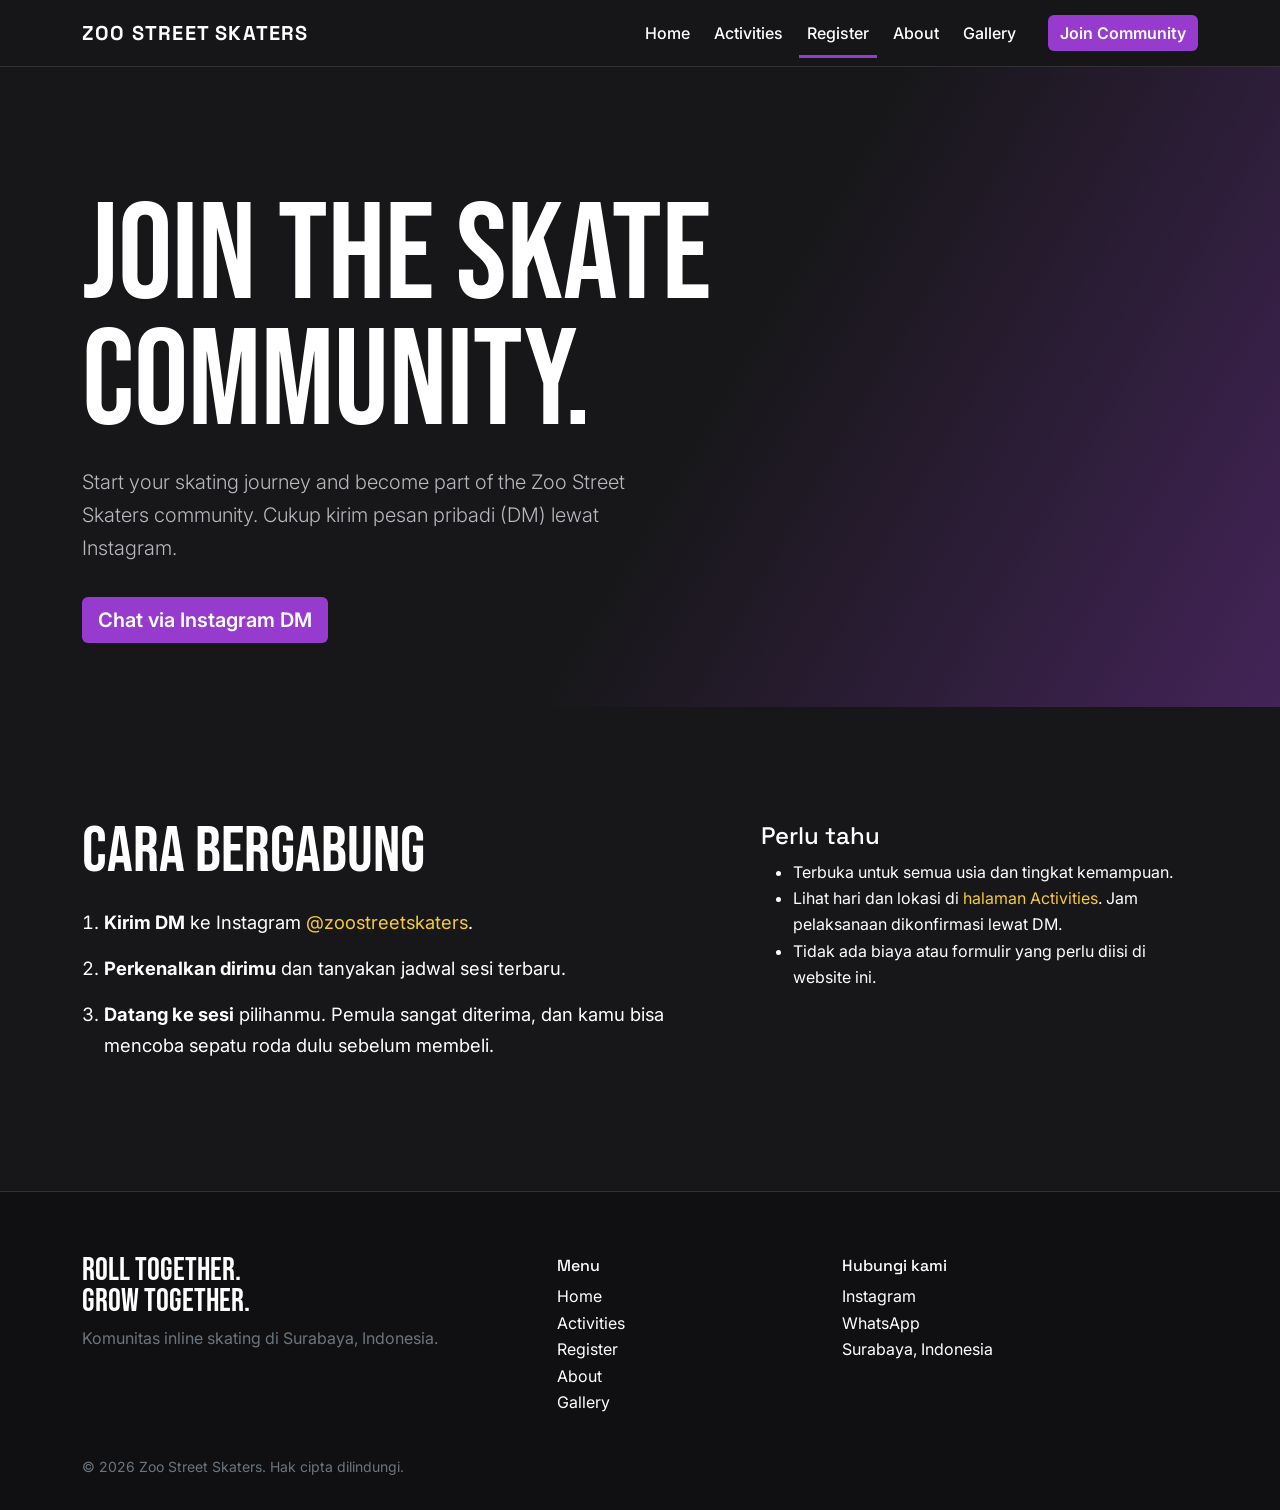
<file: register.html>
<!DOCTYPE html>
<html lang="id">
<head>
  <meta charset="utf-8">
  <meta name="viewport" content="width=device-width, initial-scale=1">
  <title>Register | Zoo Street Skaters</title>
  <meta name="description" content="Zoo Street Skaters: komunitas inline skating di Surabaya. Roll together. Grow together.">
  <link rel="icon" type="image/png" href="img/logo/Logo_zoo_lama.png">
  <link href="https://cdn.jsdelivr.net/npm/bootstrap@5.3.3/dist/css/bootstrap.min.css" rel="stylesheet">
  <link rel="preconnect" href="https://fonts.googleapis.com">
  <link rel="preconnect" href="https://fonts.gstatic.com" crossorigin>
  <link href="https://fonts.googleapis.com/css2?family=Bebas+Neue&family=Inter:wght@400;600&family=Space+Grotesk:wght@500;700&display=swap" rel="stylesheet">
  <link href="css/style.css" rel="stylesheet">
</head>
<body data-bs-theme="dark">
  <a class="skip-link" href="#main">Lewati ke konten utama</a>

  <!-- Global Header Navigation -->
  <header>
    <nav class="navbar navbar-expand-lg sticky-top zss-nav" aria-label="Navigasi utama">
      <div class="container">
        <a class="navbar-brand" href="index.html">ZOO STREET SKATERS</a>
        <button class="navbar-toggler" type="button" data-bs-toggle="collapse" data-bs-target="#nav" aria-controls="nav" aria-expanded="false" aria-label="Buka menu">
          <span class="navbar-toggler-icon"></span>
        </button>
        <div class="collapse navbar-collapse" id="nav">
          <ul class="navbar-nav ms-auto align-items-lg-center gap-lg-2">
            <li class="nav-item">
              <a class="nav-link" href="index.html">Home</a>
            </li>
            <li class="nav-item">
              <a class="nav-link" href="activities.html">Activities</a>
            </li>
            <li class="nav-item">
              <a class="nav-link active" href="register.html" aria-current="page">Register</a>
            </li>
            <li class="nav-item">
              <a class="nav-link" href="about.html">About</a>
            </li>
            <li class="nav-item">
              <a class="nav-link" href="gallery.html">Gallery</a>
            </li>
            <li class="nav-item ms-lg-3">
              <a class="btn btn-zss" href="register.html">Join Community</a>
            </li>
          </ul>
        </div>
      </div>
    </nav>
  </header>

  <main id="main">
    <!-- Section 1: Page Hero -->
    <section class="page-hero">
      <div class="container">
        <h1 class="display-font">JOIN THE SKATE COMMUNITY.</h1>
        <p class="lead">Start your skating journey and become part of the Zoo Street Skaters community. Cukup kirim pesan pribadi (DM) lewat Instagram.</p>
        <a class="btn btn-zss btn-lg mt-3" href="https://ig.me/m/zoostreetskaters" target="_blank" rel="noopener">Chat via Instagram DM</a>
      </div>
    </section>

    <!-- Section 2: How to Join -->
    <section class="section">
      <div class="container">
        <div class="row g-5">
          <div class="col-lg-7">
            <h2 class="display-font mb-4">CARA BERGABUNG</h2>
            <ol class="join-steps">
              <li><strong>Kirim DM</strong> ke Instagram <a href="https://www.instagram.com/zoostreetskaters/" target="_blank" rel="noopener">@zoostreetskaters</a>.</li>
              <li><strong>Perkenalkan dirimu</strong> dan tanyakan jadwal sesi terbaru.</li>
              <li><strong>Datang ke sesi</strong> pilihanmu. Pemula sangat diterima, dan kamu bisa mencoba sepatu roda dulu sebelum membeli.</li>
            </ol>
          </div>
          <div class="col-lg-5">
            <h2 class="h4">Perlu tahu</h2>
            <ul>
              <li>Terbuka untuk semua usia dan tingkat kemampuan.</li>
              <li>Lihat hari dan lokasi di <a href="activities.html">halaman Activities</a>. Jam pelaksanaan dikonfirmasi lewat DM.</li>
              <li>Tidak ada biaya atau formulir yang perlu diisi di website ini.</li>
            </ul>
          </div>
        </div>
      </div>
    </section>
  </main>

  <!-- Global Footer -->
  <footer class="zss-footer">
    <div class="container">
      <div class="row g-4">
        <div class="col-md-5">
          <p class="display-font fs-2 mb-2">ROLL TOGETHER.<br>GROW TOGETHER.</p>
          <p class="text-secondary">Komunitas inline skating di Surabaya, Indonesia.</p>
        </div>
        <div class="col-6 col-md-3">
          <h2 class="fs-6">Menu</h2>
          <ul class="list-unstyled">
            <li><a href="index.html">Home</a></li>
            <li><a href="activities.html">Activities</a></li>
            <li><a href="register.html">Register</a></li>
            <li><a href="about.html">About</a></li>
            <li><a href="gallery.html">Gallery</a></li>
          </ul>
        </div>
        <div class="col-6 col-md-4">
          <h2 class="fs-6">Hubungi kami</h2>
          <ul class="list-unstyled">
            <li><a href="https://www.instagram.com/zoostreetskaters/">Instagram</a></li>
            <li><a href="https://wa.me/085850131912">WhatsApp</a></li>
            <li>Surabaya, Indonesia</li>
          </ul>
        </div>
      </div>
      <p class="small text-secondary mt-4 mb-0">&copy; 2026 Zoo Street Skaters. Hak cipta dilindungi.</p>
    </div>
  </footer>

  <script src="https://cdn.jsdelivr.net/npm/bootstrap@5.3.3/dist/js/bootstrap.bundle.min.js"></script>
</body>
</html>
</file>
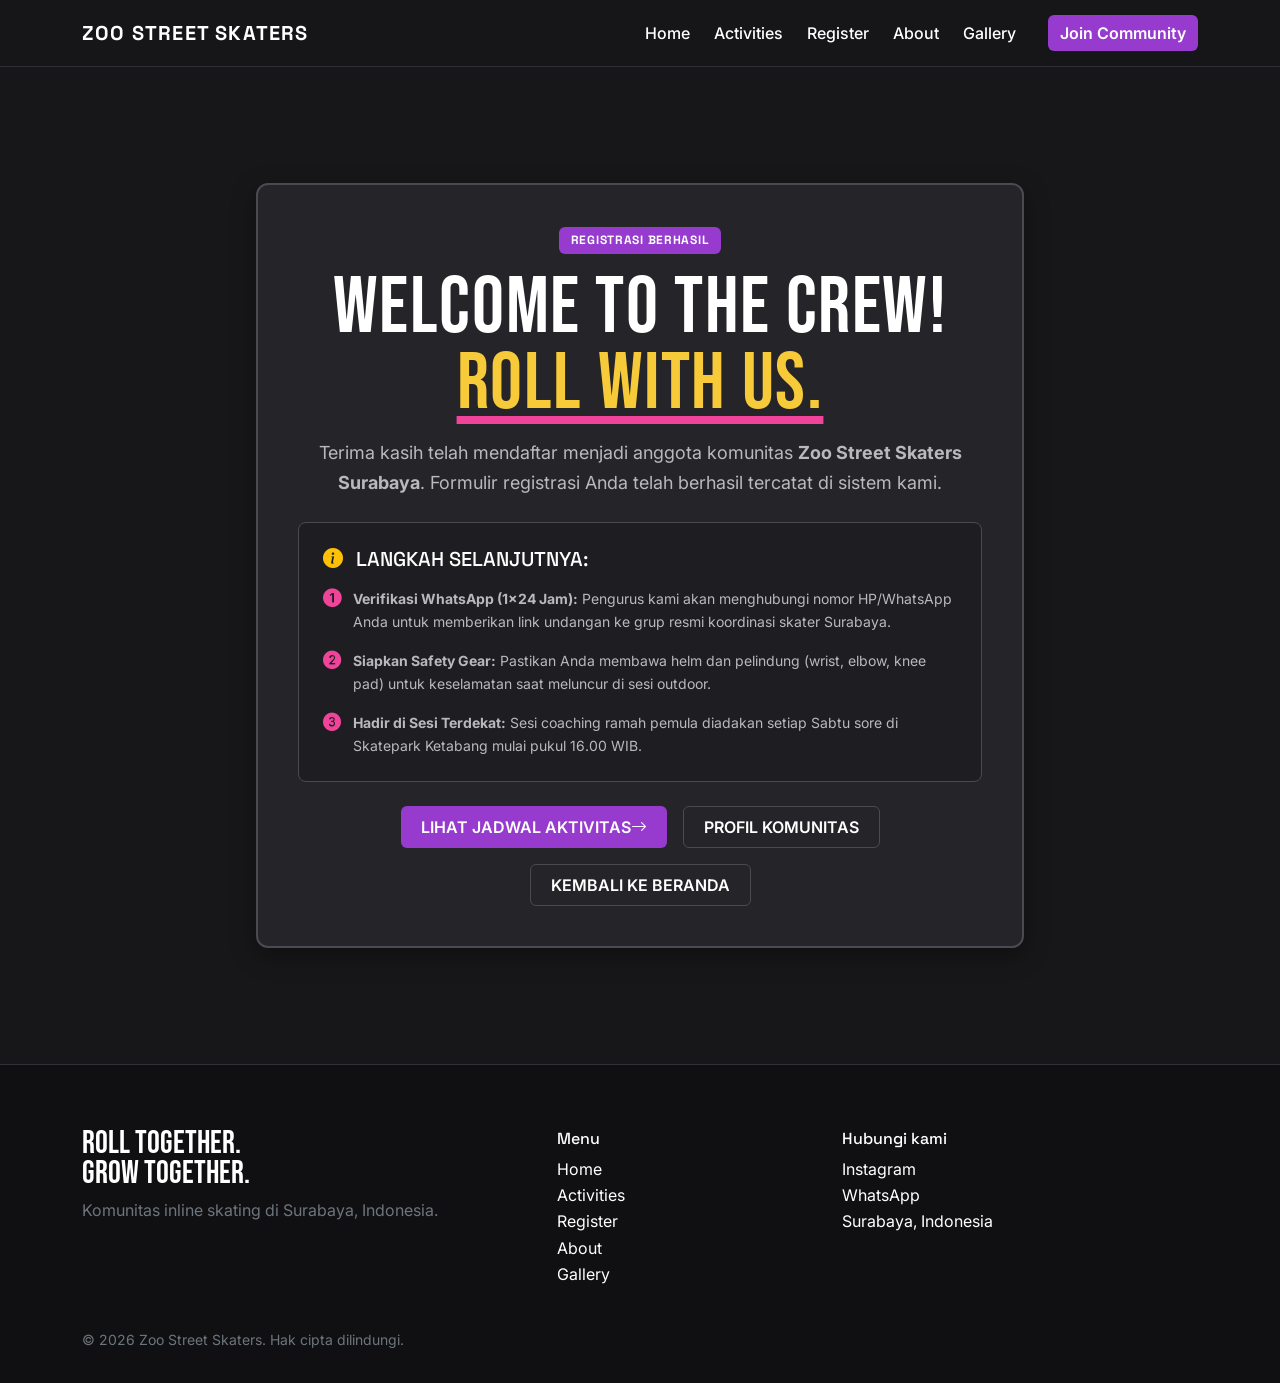
<file: terima-kasih.html>
<!DOCTYPE html>
<html lang="id">
<head>
  <meta charset="utf-8">
  <meta name="viewport" content="width=device-width, initial-scale=1">
  <title>Terima Kasih | Zoo Street Skaters</title>
  <meta name="description" content="Konfirmasi pendaftaran anggota komunitas Zoo Street Skaters Surabaya.">
  <link rel="icon" type="image/png" href="img/logo/Logo_zoo_lama.png">
  <link href="https://cdn.jsdelivr.net/npm/bootstrap@5.3.3/dist/css/bootstrap.min.css" rel="stylesheet">
  <link href="https://cdn.jsdelivr.net/npm/bootstrap-icons@1.11.3/font/bootstrap-icons.min.css" rel="stylesheet">
  <link rel="preconnect" href="https://fonts.googleapis.com">
  <link rel="preconnect" href="https://fonts.gstatic.com" crossorigin>
  <link href="https://fonts.googleapis.com/css2?family=Bebas+Neue&family=Inter:wght@400;500;600;700&family=Space+Grotesk:wght@500;600;700&display=swap" rel="stylesheet">
  <link href="css/style.css" rel="stylesheet">
</head>
<body data-bs-theme="dark">
  <a class="skip-link" href="#main">Lewati ke konten utama</a>

  <!-- Global Header Navigation -->
  <header>
    <nav class="navbar navbar-expand-lg sticky-top zss-nav" aria-label="Navigasi utama">
      <div class="container">
        <a class="navbar-brand" href="index.html">ZOO STREET SKATERS</a>
        <button class="navbar-toggler" type="button" data-bs-toggle="collapse" data-bs-target="#nav" aria-controls="nav" aria-expanded="false" aria-label="Buka menu">
          <span class="navbar-toggler-icon"></span>
        </button>
        <div class="collapse navbar-collapse" id="nav">
          <ul class="navbar-nav ms-auto align-items-lg-center gap-lg-2">
            <li class="nav-item">
              <a class="nav-link" href="index.html">Home</a>
            </li>
            <li class="nav-item">
              <a class="nav-link" href="activities.html">Activities</a>
            </li>
            <li class="nav-item">
              <a class="nav-link" href="register.html">Register</a>
            </li>
            <li class="nav-item">
              <a class="nav-link" href="about.html">About</a>
            </li>
            <li class="nav-item">
              <a class="nav-link" href="gallery.html">Gallery</a>
            </li>
            <li class="nav-item ms-lg-3">
              <a class="btn btn-zss" href="register.html">Join Community</a>
            </li>
          </ul>
        </div>
      </div>
    </nav>
  </header>

<main id="main">
      <section class="site-section" aria-labelledby="thanks-heading">
        <div class="site-container">
          <div class="register-card register-thanks-card text-center">
            <div class="mb-4">
              <span class="site-badge site-badge-purple mb-3">Registrasi Berhasil</span>
              <h1 id="thanks-heading" class="register-hero-title mb-3">
                WELCOME TO THE CREW! <span class="register-title-highlight">ROLL WITH US.</span>
              </h1>
              <p class="site-lead mx-auto">
                Terima kasih telah mendaftar menjadi anggota komunitas <strong>Zoo Street Skaters Surabaya</strong>. Formulir registrasi Anda telah berhasil tercatat di sistem kami.
              </p>
            </div>

            <div class="register-fieldset text-start mb-4">
              <h2 class="h5 font-heading text-uppercase text-white mb-3">
                <i class="bi bi-info-circle-fill text-warning me-2" aria-hidden="true"></i>
                Langkah Selanjutnya:
              </h2>
              <ol class="register-perks-list">
                <li class="register-perk-item">
                  <i class="bi bi-1-circle-fill register-perk-icon" aria-hidden="true"></i>
                  <span><strong>Verifikasi WhatsApp (1x24 Jam):</strong> Pengurus kami akan menghubungi nomor HP/WhatsApp Anda untuk memberikan link undangan ke grup resmi koordinasi skater Surabaya.</span>
                </li>
                <li class="register-perk-item">
                  <i class="bi bi-2-circle-fill register-perk-icon" aria-hidden="true"></i>
                  <span><strong>Siapkan Safety Gear:</strong> Pastikan Anda membawa helm dan pelindung (wrist, elbow, knee pad) untuk keselamatan saat meluncur di sesi outdoor.</span>
                </li>
                <li class="register-perk-item">
                  <i class="bi bi-3-circle-fill register-perk-icon" aria-hidden="true"></i>
                  <span><strong>Hadir di Sesi Terdekat:</strong> Sesi coaching ramah pemula diadakan setiap Sabtu sore di Skatepark Ketabang mulai pukul 16.00 WIB.</span>
                </li>
              </ol>
            </div>

            <div class="d-flex flex-wrap justify-content-center gap-3">
              <a class="btn site-btn site-btn-primary" href="activities.html">
                LIHAT JADWAL AKTIVITAS <i class="bi bi-arrow-right" aria-hidden="true"></i>
              </a>
              <a class="btn site-btn site-btn-secondary" href="about.html">
                PROFIL KOMUNITAS
              </a>
              <a class="btn site-btn site-btn-secondary" href="index.html">
                KEMBALI KE BERANDA
              </a>
            </div>
          </div>
        </div>
      </section>
    </main>

  <!-- Global Footer -->
  <footer class="zss-footer">
    <div class="container">
      <div class="row g-4">
        <div class="col-md-5">
          <p class="display-font fs-2 mb-2">ROLL TOGETHER.<br>GROW TOGETHER.</p>
          <p class="text-secondary">Komunitas inline skating di Surabaya, Indonesia.</p>
        </div>
        <div class="col-6 col-md-3">
          <h2 class="fs-6">Menu</h2>
          <ul class="list-unstyled">
            <li><a href="index.html">Home</a></li>
            <li><a href="activities.html">Activities</a></li>
            <li><a href="register.html">Register</a></li>
            <li><a href="about.html">About</a></li>
            <li><a href="gallery.html">Gallery</a></li>
          </ul>
        </div>
        <div class="col-6 col-md-4">
          <h2 class="fs-6">Hubungi kami</h2>
          <ul class="list-unstyled">
            <li><a href="https://www.instagram.com/zoostreetskaters">Instagram</a></li>
            <li><a href="https://wa.me/085850131912">WhatsApp</a></li>
            <li>Surabaya, Indonesia</li>
          </ul>
        </div>
      </div>
      <p class="small text-secondary mt-4 mb-0">&copy; 2026 Zoo Street Skaters. Hak cipta dilindungi.</p>
    </div>
  </footer>

  <script src="https://cdn.jsdelivr.net/npm/bootstrap@5.3.3/dist/js/bootstrap.bundle.min.js"></script>
</body>
</html>
</file>
<file: css/style.css>
/* ==========================================================================
   ZOO STREET SKATERS — OFFICIAL STYLESHEET
   Urban Editorial + Street Culture Identity (Surabaya)
   Design System & Bootstrap 5.3 Customization
   ========================================================================== */

/* --------------------------------------------------------------------------
   1. DESIGN TOKENS (:root)
   -------------------------------------------------------------------------- */
:root {
  /* Primary & Accent Palette */
  --ink: #171719;
  --purple: #963bce;
  --purple-hover: #7f2fb2;
  --white: #ffffff;
  --pink: #f0449b;
  --yellow: #f6ca38;
  --concrete: #303035;
  --surface-elevated: #1e1e22;
  --muted: #b8b8be;
  --border-color: #4a4a52;

  /* Typography */
  --font-display: "Bebas Neue", "Space Grotesk", sans-serif;
  --font-heading: "Space Grotesk", sans-serif;
  --font-body: "Inter", system-ui, -apple-system, sans-serif;
  --line-height-base: 1.65;

  /* Radii & Shadows */
  --radius-sm: 6px;
  --radius-md: 8px;
  --radius-lg: 12px;
  --shadow-card: 0 12px 32px rgba(0, 0, 0, 0.35);

  /* Bootstrap 5.3 Overrides */
  --bs-body-bg: var(--ink);
  --bs-body-color: var(--white);
  --bs-body-font-family: var(--font-body);
  --bs-body-line-height: var(--line-height-base);
  --bs-border-color: var(--border-color);
  --bs-primary: var(--purple);

  /* Legacy & Component Token Aliases */
  --color-ink-black: var(--ink);
  --color-street-purple: var(--purple);
  --color-street-purple-tint: #b869e8;
  --color-pure-white: var(--white);
  --color-neon-pink: var(--pink);
  --color-skate-yellow: var(--yellow);
  --color-concrete: var(--concrete);
  --color-surface: #252529;
  --color-surface-elevated: var(--surface-elevated);
  --color-muted-text: var(--muted);
  --color-border: var(--border-color);

  /* Spacing Scale */
  --space-1: 0.25rem;
  --space-2: 0.5rem;
  --space-3: 0.75rem;
  --space-4: 1rem;
  --space-5: 1.25rem;
  --space-6: 1.5rem;
  --space-8: 2rem;
  --space-10: 2.5rem;
  --space-12: 3rem;
  --space-16: 4rem;

  /* Typography Scale */
  --text-xs: 0.75rem;
  --text-sm: 0.875rem;
  --text-base: 1rem;
  --text-lg: 1.125rem;
  --text-h1: clamp(2rem, 5vw, 3.25rem);
  --text-h2: clamp(1.5rem, 3.5vw, 2.25rem);

  /* Transitions */
  --transition-fast: 0.15s ease;
  --transition-normal: 0.25s ease;
}

/* --------------------------------------------------------------------------
   2. RESET & BASE
   -------------------------------------------------------------------------- */
*,
*::before,
*::after {
  box-sizing: border-box;
}

body {
  background: var(--ink);
  color: var(--white);
  font-family: var(--font-body);
  line-height: var(--line-height-base);
  overflow-x: clip;
  -webkit-font-smoothing: antialiased;
}

h1,
h2,
h3,
h4,
h5,
.navbar-brand {
  font-family: var(--font-heading);
}

.display-font {
  font-family: var(--font-display);
  font-weight: 400;
  text-transform: uppercase;
  line-height: 0.95;
  font-size: clamp(2.2rem, 6vw, 4rem);
}

a {
  color: var(--yellow);
  text-decoration: none;
  transition: color 0.2s ease;
}

a:hover {
  color: var(--pink);
}

:focus-visible {
  outline: 3px solid var(--yellow);
  outline-offset: 3px;
}

.skip-link {
  position: absolute;
  left: -999px;
  top: 0;
  background: var(--yellow);
  color: #000000;
  padding: 0.5rem 1rem;
  font-weight: 700;
  border-radius: var(--radius-sm);
  z-index: 2000;
}

.skip-link:focus {
  left: 0;
}

/* --------------------------------------------------------------------------
   3. NAVIGATION (ZSS NAV)
   -------------------------------------------------------------------------- */
.zss-nav {
  background: rgba(23, 23, 25, 0.95);
  backdrop-filter: blur(8px);
  border-bottom: 1px solid var(--concrete);
}

.navbar-brand {
  font-weight: 700;
  letter-spacing: 0.06em;
  color: var(--white);
}

.navbar-brand:hover {
  color: var(--yellow);
}

.nav-link {
  color: var(--white);
  padding: 0.75rem 1rem;
  font-weight: 500;
  transition: color 0.2s ease, box-shadow 0.2s ease;
}

.nav-link:hover {
  color: var(--yellow);
}

.nav-link.active,
.nav-link[aria-current="page"] {
  color: var(--yellow);
  box-shadow: inset 0 -3px var(--purple);
}

/* --------------------------------------------------------------------------
   4. BUTTONS
   -------------------------------------------------------------------------- */
.btn-zss {
  background: var(--purple);
  color: var(--white);
  border: 0;
  font-weight: 600;
  border-radius: var(--radius-sm);
  transition: background 0.2s ease, transform 0.2s ease, color 0.2s ease;
}

.btn-zss:hover,
.btn-zss:focus-visible {
  background: var(--pink);
  color: var(--white);
}

/* --------------------------------------------------------------------------
   5. PAGE HERO & SECTIONS
   -------------------------------------------------------------------------- */
.page-hero {
  padding: clamp(4rem, 10vw, 8rem) 0 4rem;
  background: linear-gradient(120deg, var(--ink) 55%, rgba(150, 59, 206, 0.35));
}

.page-hero h1 {
  font-family: var(--font-display);
  font-weight: 400;
  font-size: clamp(3.2rem, 12vw, 8.5rem);
  line-height: 0.92;
  margin-bottom: 1.25rem;
}

.page-hero .lead {
  max-width: 36rem;
  color: var(--muted);
}

.section {
  padding: clamp(4rem, 9vw, 7.5rem) 0;
}

.alt {
  background: var(--concrete);
}

/* --------------------------------------------------------------------------
   6. CARDS & PHOTO PLACEHOLDERS (PH)
   -------------------------------------------------------------------------- */
.zss-card {
  background: var(--concrete);
  border: 0;
  border-radius: var(--radius-lg);
  overflow: hidden;
  transition: transform 0.2s ease;
}

.zss-card:hover {
  transform: translateY(-3px);
}

.zss-info-card {
  padding: 1.75rem;
  background: var(--concrete);
  border: 1px solid var(--border-color);
  border-radius: var(--radius-lg);
}

.alt .zss-card {
  background: var(--ink);
}

.ph {
  display: flex;
  align-items: center;
  justify-content: center;
  aspect-ratio: 4 / 3;
  background: repeating-linear-gradient(135deg, #26262b 0 14px, #2d2d33 14px 28px);
  color: #aaaaaa;
  font-size: 0.85rem;
  text-align: center;
  padding: 1rem;
  border-radius: var(--radius-md);
  overflow: hidden;
}

.ph.tall {
  aspect-ratio: 4 / 5;
}

.card .ph {
  border-radius: 0;
  padding: 0;
}

.ph:has(img) {
  padding: 0;
  background: none;
}

.ph img {
  width: 100%;
  height: 100%;
  object-fit: cover;
  border-radius: inherit;
  display: block;
}

/* --------------------------------------------------------------------------
   7. TABLE
   -------------------------------------------------------------------------- */
.zss-table {
  --bs-table-bg: transparent;
  --bs-table-color: var(--white);
  min-width: 36rem;
}

.zss-table caption {
  color: #bbbbbb;
}

.zss-table th,
.zss-table td {
  padding: 1rem 0.75rem;
  border-color: rgba(255, 255, 255, 0.12);
}

/* --------------------------------------------------------------------------
   8. CTA BAND
   -------------------------------------------------------------------------- */
.cta-band {
  background: var(--purple);
  text-align: center;
}

.cta-band .btn-zss {
  background: var(--ink);
}

.cta-band .btn-zss:hover,
.cta-band .btn-zss:focus-visible {
  background: var(--yellow);
  color: #000000;
}

.cta-band h2 {
  margin-bottom: 1.5rem;
}

/* --------------------------------------------------------------------------
   9. ABOUT VALUES & ACCORDION
   -------------------------------------------------------------------------- */
.values {
  list-style: none;
  padding: 0;
  font-family: var(--font-heading);
  font-size: 1.4rem;
}

.values li {
  padding: 0.6rem 0;
  border-bottom: 1px solid var(--concrete);
}

.values li::before {
  content: "";
  display: inline-block;
  width: 0.6rem;
  height: 0.6rem;
  background: var(--pink);
  margin-right: 0.8rem;
  border-radius: 50%;
}

.accordion-button {
  background: var(--concrete);
  color: var(--white);
  font-family: var(--font-heading);
}

.accordion-button:not(.collapsed) {
  background: var(--ink);
  color: var(--yellow);
}

.accordion-body {
  background: var(--ink);
  color: var(--muted);
}

/* --------------------------------------------------------------------------
   10. GALLERY GRID (MASONRY — NATURAL ASPECT RATIO)
   -------------------------------------------------------------------------- */
.gallery-grid {
  column-count: 3;
  column-gap: 1.25rem;
}

@media (max-width: 991px) {
  .gallery-grid {
    column-count: 2;
    column-gap: 1rem;
  }
}

@media (max-width: 575px) {
  .gallery-grid {
    column-count: 1;
    column-gap: 0;
  }
}

.gallery-grid .ph {
  break-inside: avoid;
  margin-bottom: 1.25rem;
  aspect-ratio: auto;
  display: block;
  height: auto;
  background: var(--surface);
  border: 1px solid var(--border-color);
  border-radius: var(--radius-sm);
  overflow: hidden;
  transition: transform 0.25s ease, border-color 0.25s ease, box-shadow 0.25s ease;
}

.gallery-grid .ph:hover {
  transform: translateY(-4px);
  border-color: var(--yellow);
  box-shadow: 0 10px 24px rgba(0, 0, 0, 0.45);
}

.gallery-grid .ph img {
  width: 100%;
  height: auto;
  object-fit: contain;
  display: block;
  border-radius: inherit;
}

/* --------------------------------------------------------------------------
   10B. JOIN STEPS (REGISTER)
   -------------------------------------------------------------------------- */
.join-steps {
  padding-left: 1.4rem;
  font-size: 1.15rem;
}

.join-steps li {
  margin-bottom: 1rem;
}

/* --------------------------------------------------------------------------
   11. FORMS & INPUTS
   -------------------------------------------------------------------------- */
.form-control,
.form-select {
  background: var(--concrete);
  border-color: var(--border-color);
  color: var(--white);
}

.form-control:focus,
.form-select:focus {
  background: var(--surface-elevated);
  border-color: var(--yellow);
  color: var(--white);
  box-shadow: 0 0 0 0.25rem rgba(246, 202, 56, 0.25);
}

legend {
  font-family: var(--font-heading);
}

/* --------------------------------------------------------------------------
   12. FOOTER
   -------------------------------------------------------------------------- */
.zss-footer {
  background: #101012;
  padding: 4rem 0 2rem;
  border-top: 1px solid var(--concrete);
}

.zss-footer a {
  color: var(--white);
  text-decoration: none;
}

.zss-footer a:hover {
  color: var(--yellow);
}

/* --------------------------------------------------------------------------
   13. BACKWARD-COMPATIBILITY ALIASES (FOR REGISTER.HTML BEFORE EDIT)
   -------------------------------------------------------------------------- */
.site-skip-link {
  position: absolute;
  left: -999px;
  top: 0;
  background: var(--yellow);
  color: #000000;
  padding: 0.5rem 1rem;
  font-weight: 700;
  z-index: 2000;
}

.site-skip-link:focus {
  left: 0;
}

.site-header {
  position: sticky;
  top: 0;
  z-index: 1030;
  background: rgba(23, 23, 25, 0.95);
  border-bottom: 1px solid var(--concrete);
}

.site-navbar {
  padding-block: 0.5rem;
}

.site-navbar-inner {
  display: flex;
  align-items: center;
  justify-content: space-between;
}

.site-brand {
  display: inline-flex;
  align-items: center;
  gap: 0.75rem;
  color: var(--white);
  font-family: var(--font-heading);
  font-weight: 700;
  letter-spacing: 0.06em;
}

.site-brand-logo {
  width: 2.25rem;
  height: 2.25rem;
  object-fit: contain;
}

.site-nav-list {
  display: flex;
  gap: 0.5rem;
  list-style: none;
  margin: 0;
}

.site-nav-link {
  color: var(--white);
  padding: 0.5rem 0.75rem;
}

.site-nav-link.active,
.site-nav-link[aria-current="page"] {
  color: var(--yellow);
  box-shadow: inset 0 -3px var(--purple);
}

.site-btn {
  display: inline-flex;
  align-items: center;
  justify-content: center;
  padding: 0.5rem 1.25rem;
  border-radius: var(--radius-sm);
  font-weight: 600;
  text-transform: uppercase;
}

.site-btn-primary {
  background: var(--purple);
  color: var(--white);
  border: 0;
}

.site-btn-primary:hover {
  background: var(--pink);
  color: var(--white);
}

.site-section {
  padding: clamp(4rem, 9vw, 7.5rem) 0;
}

.site-container {
  width: 100%;
  max-width: 75rem;
  margin-inline: auto;
  padding-inline: 1.25rem;
}

.site-starter-box {
  padding: 2rem;
  background: var(--concrete);
  border-radius: var(--radius-lg);
  border: 1px solid var(--border-color);
}

.site-footer {
  background: #101012;
  padding: 4rem 0 2rem;
  border-top: 1px solid var(--concrete);
}

/* --------------------------------------------------------------------------
   14. REDUCED MOTION
   -------------------------------------------------------------------------- */
@media (prefers-reduced-motion: reduce) {
  *,
  *::before,
  *::after {
    transition: none !important;
    animation: none !important;
    scroll-behavior: auto !important;
  }
}


/* --------------------------------------------------------------------------
   SITE UTILITY & COMPONENT HELPERS (FOR GANSA REGISTER & THANKS)
   -------------------------------------------------------------------------- */
.site-eyebrow {
  display: inline-flex;
  align-items: center;
  gap: var(--space-2);
  font-family: var(--font-heading);
  font-size: var(--text-xs);
  font-weight: 700;
  letter-spacing: 0.12em;
  text-transform: uppercase;
  color: var(--color-skate-yellow);
}

.site-lead {
  font-size: var(--text-lg);
  color: var(--color-muted-text);
  max-width: 60ch;
}

.site-badge {
  display: inline-flex;
  align-items: center;
  gap: var(--space-1);
  padding: var(--space-1) var(--space-3);
  font-family: var(--font-heading);
  font-size: var(--text-xs);
  font-weight: 700;
  letter-spacing: 0.06em;
  text-transform: uppercase;
  border-radius: var(--radius-sm);
}

.site-badge-purple {
  background-color: var(--color-street-purple);
  color: var(--color-pure-white);
}

.site-badge-pink {
  background-color: var(--color-neon-pink);
  color: var(--color-ink-black);
}

.site-badge-yellow {
  background-color: var(--color-skate-yellow);
  color: var(--color-ink-black);
}

.site-badge-concrete {
  background-color: var(--color-concrete);
  border: 1px solid var(--color-border);
  color: var(--color-pure-white);
}

.site-btn-secondary {
  background-color: transparent;
  border: 1px solid var(--color-border);
  color: var(--color-pure-white);
}

.site-btn-secondary:hover,
.site-btn-secondary:focus-visible {
  background-color: var(--color-concrete);
  border-color: var(--color-skate-yellow);
  color: var(--color-skate-yellow);
  transform: translateY(-2px);
}

/* ==========================================================================
   SECTION 7: REGISTER (GANSA)
   ========================================================================== */
   7. REGISTER — GANSA (.register-*)

/* Hero Banner Halaman Registrasi */
.register-hero {
  position: relative;
  background-color: var(--color-surface);
  border-bottom: 2px solid var(--color-border);
  padding-block: var(--space-12) var(--space-16);
  overflow: hidden;
}

.register-hero-inner {
  display: flex;
  flex-direction: column;
  gap: var(--space-4);
  max-width: 50rem;
}

.register-hero-title {
  font-family: var(--font-display);
  font-size: clamp(2.8rem, 7vw, 5rem);
  font-weight: 400;
  line-height: 0.95;
  letter-spacing: 0.02em;
  text-transform: uppercase;
  margin-bottom: 0;
}

.register-title-highlight {
  color: var(--color-skate-yellow);
  text-decoration: underline;
  text-decoration-color: var(--color-neon-pink);
  text-underline-offset: var(--space-2);
}

/* Quick Connect Bar (WhatsApp & Instagram) */
.register-connect-bar {
  display: flex;
  flex-direction: column;
  gap: var(--space-4);
  max-width: 48rem;
  margin-inline: auto;
  background-color: var(--color-surface);
  border: 1px solid var(--color-border);
  border-radius: var(--radius-lg);
  padding: var(--space-4) var(--space-6);
  margin-bottom: var(--space-6);
}

@media (min-width: 768px) {
  .register-connect-bar {
    flex-direction: row;
    align-items: center;
    justify-content: space-between;
  }
}

.register-connect-bar-info {
  display: flex;
  align-items: center;
  gap: var(--space-3);
  flex-wrap: wrap;
}

.register-connect-bar-badge {
  display: inline-flex;
  align-items: center;
  gap: var(--space-1);
  font-family: var(--font-heading);
  font-size: var(--text-xs);
  font-weight: 700;
  text-transform: uppercase;
  letter-spacing: 0.05em;
  padding: 0.25rem 0.65rem;
  background-color: rgba(150, 59, 206, 0.2);
  color: var(--color-neon-pink);
  border: 1px solid rgba(150, 59, 206, 0.4);
  border-radius: var(--radius-full);
}

.register-connect-bar-text {
  font-size: var(--text-sm);
  color: var(--color-text-secondary);
}

.register-connect-bar-actions {
  display: flex;
  align-items: center;
  gap: var(--space-3);
  flex-shrink: 0;
}

.register-bar-btn {
  display: inline-flex;
  align-items: center;
  gap: var(--space-2);
  padding: 0.45rem 1rem;
  font-size: var(--text-sm);
  font-weight: 600;
  border-radius: var(--radius-md);
  text-decoration: none;
  transition: transform var(--transition-fast), background-color var(--transition-fast), border-color var(--transition-fast), color var(--transition-fast);
}

.register-bar-btn:hover {
  transform: translateY(-2px);
}

.register-bar-btn-wa {
  background-color: rgba(37, 211, 102, 0.15);
  color: #25d366;
  border: 1px solid rgba(37, 211, 102, 0.4);
}

.register-bar-btn-wa:hover {
  background-color: #25d366;
  color: #0d0f12;
  border-color: #25d366;
}

.register-bar-btn-ig {
  background-color: rgba(240, 68, 155, 0.15);
  color: var(--color-neon-pink);
  border: 1px solid rgba(240, 68, 155, 0.4);
}

.register-bar-btn-ig:hover {
  background: linear-gradient(135deg, #f0449b, #963bce);
  color: #ffffff;
  border-color: transparent;
}

.register-direct-divider {
  display: flex;
  align-items: center;
  gap: var(--space-4);
  max-width: 48rem;
  margin-inline: auto;
  margin-block: var(--space-6);
  color: var(--color-muted-text);
  font-family: var(--font-heading);
  font-size: var(--text-xs);
  font-weight: 700;
  letter-spacing: 0.1em;
  text-transform: uppercase;
}

.register-direct-divider::before,
.register-direct-divider::after {
  content: "";
  flex: 1;
  height: 1px;
  background-color: var(--color-border);
}

/* Layout Utama Form & Sidebar Info */
.register-layout {
  display: grid;
  grid-template-columns: 1fr;
  max-width: 48rem;
  margin-inline: auto;
  gap: var(--space-8);
  align-items: start;
}

/* Kartu Form Pendaftaran */
.register-card {
  background-color: var(--color-surface);
  border: 2px solid var(--color-border);
  border-radius: var(--radius-lg);
  padding: var(--space-6);
  box-shadow: 0 8px 24px rgba(0, 0, 0, 0.35);
}

.register-thanks-card {
  max-width: 48rem;
  margin-inline: auto;
}

.register-form-header {
  margin-bottom: var(--space-8);
  padding-bottom: var(--space-5);
  border-bottom: 1px solid var(--color-border);
}

.register-form-title {
  font-family: var(--font-heading);
  font-size: var(--text-h2);
  margin-bottom: var(--space-2);
  text-transform: uppercase;
}

/* Fieldset & Form Groups */
.register-fieldset {
  border: 1px solid var(--color-border);
  border-radius: var(--radius-md);
  padding: var(--space-6);
  margin-bottom: var(--space-8);
  background-color: var(--color-surface-elevated);
}

.register-legend {
  float: none;
  width: auto;
  padding-inline: var(--space-3);
  font-family: var(--font-heading);
  font-size: var(--text-sm);
  font-weight: 700;
  text-transform: uppercase;
  letter-spacing: 0.08em;
  color: var(--color-skate-yellow);
  margin-bottom: 0;
}

.register-grid-2col {
  display: grid;
  grid-template-columns: 1fr;
  gap: var(--space-5);
}

.register-field {
  display: flex;
  flex-direction: column;
  gap: var(--space-2);
  margin-bottom: var(--space-5);
}

.register-field:last-child {
  margin-bottom: 0;
}

.register-label {
  display: flex;
  align-items: center;
  gap: var(--space-1);
  font-family: var(--font-heading);
  font-size: var(--text-sm);
  font-weight: 600;
  color: var(--color-pure-white);
  letter-spacing: 0.02em;
}

.register-required {
  color: var(--color-neon-pink);
  font-weight: 700;
}

/* Form Controls (Inputs, Select, Textarea) */
.register-input,
.register-select,
.register-textarea {
  width: 100%;
  min-height: 3rem;
  padding: var(--space-3) var(--space-4);
  font-family: var(--font-body);
  font-size: var(--text-base);
  color: var(--color-pure-white);
  background-color: var(--color-ink-black);
  border: 1.5px solid var(--color-border);
  border-radius: var(--radius-sm);
  transition: border-color var(--transition-fast), box-shadow var(--transition-fast), background-color var(--transition-fast);
}

.register-input:focus,
.register-select:focus,
.register-textarea:focus {
  outline: none;
  background-color: var(--color-surface);
  border-color: var(--color-street-purple-tint);
  box-shadow: 0 0 0 3px rgba(150, 59, 206, 0.35);
  color: var(--color-pure-white);
}

.register-input::placeholder,
.register-textarea::placeholder {
  color: var(--color-muted-text);
  opacity: 0.65;
}

.register-select {
  cursor: pointer;
  background-image: url("data:image/svg+xml,%3csvg xmlns='http://www.w3.org/2000/svg' viewBox='0 0 16 16'%3e%3cpath fill='none' stroke='%23f6ca38' stroke-linecap='round' stroke-linejoin='round' stroke-width='2' d='m2 5 6 6 6-6'/%3e%3c/svg%3e");
  background-repeat: no-repeat;
  background-position: right var(--space-4) center;
  background-size: 16px 12px;
  padding-right: var(--space-10);
  appearance: none;
}

.register-select option {
  background-color: var(--color-ink-black);
  color: var(--color-pure-white);
}

.register-textarea {
  min-height: 7rem;
  resize: vertical;
}

/* Helper Text */
.register-help {
  font-size: var(--text-xs);
  color: var(--color-muted-text);
  line-height: 1.4;
}

/* Radio & Checkbox Groups */
.register-choice-group {
  display: flex;
  flex-direction: column;
  gap: var(--space-3);
  margin-top: var(--space-2);
}

.register-choice-item {
  display: flex;
  align-items: flex-start;
  gap: var(--space-3);
  background-color: var(--color-ink-black);
  border: 1px solid var(--color-border);
  border-radius: var(--radius-sm);
  padding: var(--space-3) var(--space-4);
  cursor: pointer;
  transition: border-color var(--transition-fast), background-color var(--transition-fast);
}

.register-choice-item:hover {
  border-color: var(--color-street-purple);
  background-color: var(--color-concrete);
}

.register-choice-input {
  appearance: none;
  width: 1.25rem;
  height: 1.25rem;
  margin-top: 0.15rem;
  flex-shrink: 0;
  background-color: var(--color-surface);
  border: 2px solid var(--color-border);
  border-radius: var(--radius-sm);
  cursor: pointer;
  display: grid;
  place-content: center;
  transition: all var(--transition-fast);
}

.register-choice-input[type="radio"] {
  border-radius: 50%;
}

.register-choice-input:checked {
  background-color: var(--color-street-purple);
  border-color: var(--color-street-purple-tint);
}

.register-choice-input[type="checkbox"]:checked::before {
  content: "";
  width: 0.55rem;
  height: 0.35rem;
  border-left: 2px solid var(--color-pure-white);
  border-bottom: 2px solid var(--color-pure-white);
  transform: rotate(-45deg) translate(1px, -1px);
}

.register-choice-input[type="radio"]:checked::before {
  content: "";
  width: 0.5rem;
  height: 0.5rem;
  border-radius: 50%;
  background-color: var(--color-pure-white);
}

.register-choice-input:focus-visible {
  outline: 2px solid var(--color-skate-yellow);
  outline-offset: 2px;
}

.register-choice-text {
  display: flex;
  flex-direction: column;
  gap: var(--space-1);
}

.register-choice-title {
  font-family: var(--font-heading);
  font-size: var(--text-sm);
  font-weight: 600;
  color: var(--color-pure-white);
}

.register-choice-desc {
  font-size: var(--text-xs);
  color: var(--color-muted-text);
  line-height: 1.35;
}

/* Agreement Checkbox Box */
.register-agree-box {
  background-color: var(--color-surface-elevated);
  border: 1px dashed var(--color-border);
  border-radius: var(--radius-md);
  padding: var(--space-5);
  margin-bottom: var(--space-8);
}

.register-agree-label {
  display: flex;
  align-items: flex-start;
  gap: var(--space-3);
  font-size: var(--text-sm);
  color: var(--color-muted-text);
  cursor: pointer;
  line-height: 1.5;
}

.register-agree-label strong {
  color: var(--color-pure-white);
}

/* Submit Actions */
.register-actions {
  display: flex;
  flex-direction: column;
  gap: var(--space-4);
  align-items: stretch;
}

.register-submit-btn {
  width: 100%;
  padding-block: var(--space-4);
  font-size: var(--text-base);
}

/* Sidebar Info Panel */
.register-info-panel {
  display: flex;
  flex-direction: column;
  gap: var(--space-6);
}

.register-info-card {
  background-color: var(--color-surface);
  border: 2px solid var(--color-border);
  border-radius: var(--radius-lg);
  padding: var(--space-6);
}

.register-info-card-accent {
  border-color: var(--color-street-purple);
  background-color: var(--color-surface-elevated);
}

.register-info-title {
  display: flex;
  align-items: center;
  gap: var(--space-3);
  font-family: var(--font-heading);
  font-size: var(--text-xl);
  margin-bottom: var(--space-4);
  color: var(--color-pure-white);
  text-transform: uppercase;
}

.register-info-icon {
  color: var(--color-skate-yellow);
  font-size: 1.5rem;
}

.register-perks-list {
  list-style: none;
  padding: 0;
  margin: 0;
  display: flex;
  flex-direction: column;
  gap: var(--space-4);
}

.register-perk-item {
  display: flex;
  align-items: flex-start;
  gap: var(--space-3);
  font-size: var(--text-sm);
  color: var(--color-muted-text);
}

.register-perk-icon {
  color: var(--color-neon-pink);
  font-size: 1.15rem;
  line-height: 1.3;
  flex-shrink: 0;
}

.register-schedule-box {
  display: flex;
  flex-direction: column;
  gap: var(--space-3);
  margin-top: var(--space-4);
}

.register-schedule-item {
  display: flex;
  justify-content: space-between;
  align-items: center;
  padding: var(--space-3) var(--space-4);
  background-color: var(--color-ink-black);
  border-radius: var(--radius-sm);
  border-left: 3px solid var(--color-skate-yellow);
}

.register-schedule-day {
  font-family: var(--font-heading);
  font-size: var(--text-sm);
  font-weight: 700;
  color: var(--color-pure-white);
}

.register-schedule-time {
  font-size: var(--text-xs);
  color: var(--color-skate-yellow);
  font-weight: 600;
}

/* FAQ Section */
.register-faq-section {
  margin-top: var(--space-16);
  padding-top: var(--space-16);
  border-top: 2px solid var(--color-border);
}

.register-faq-header {
  margin-bottom: var(--space-10);
  text-align: center;
}

.register-faq-title {
  font-family: var(--font-heading);
  font-size: var(--text-h2);
  text-transform: uppercase;
  margin-bottom: var(--space-3);
}

.register-faq-accordion {
  max-width: 52rem;
  margin-inline: auto;
  display: flex;
  flex-direction: column;
  gap: var(--space-4);
}

.register-faq-item {
  background-color: var(--color-surface);
  border: 1.5px solid var(--color-border);
  border-radius: var(--radius-md);
  overflow: hidden;
  transition: border-color var(--transition-fast);
}

.register-faq-item:hover {
  border-color: var(--color-street-purple);
}

.register-faq-button {
  width: 100%;
  display: flex;
  justify-content: space-between;
  align-items: center;
  padding: var(--space-5) var(--space-6);
  background-color: var(--color-surface);
  color: var(--color-pure-white);
  font-family: var(--font-heading);
  font-size: var(--text-lg);
  font-weight: 600;
  text-align: left;
  border: none;
  cursor: pointer;
  transition: background-color var(--transition-fast), color var(--transition-fast);
}

.register-faq-button:hover,
.register-faq-button:focus-visible {
  background-color: var(--color-surface-elevated);
  color: var(--color-skate-yellow);
  outline: none;
}

.register-faq-button[aria-expanded="true"] {
  background-color: var(--color-surface-elevated);
  color: var(--color-skate-yellow);
  border-bottom: 1px solid var(--color-border);
}

.register-faq-icon {
  font-size: 1.25rem;
  color: var(--color-street-purple-tint);
  transition: transform var(--transition-fast);
}

.register-faq-button[aria-expanded="true"] .register-faq-icon {
  transform: rotate(180deg);
  color: var(--color-neon-pink);
}

.register-faq-body {
  padding: var(--space-6);
  background-color: var(--color-surface-elevated);
  color: var(--color-muted-text);
  font-size: var(--text-base);
  line-height: 1.6;
}

.register-faq-body p:last-child {
  margin-bottom: 0;
}




  .register-connect-grid {
    grid-template-columns: repeat(2, 1fr);
  }

  .register-grid-2col {
    grid-template-columns: repeat(2, 1fr);
  }

  .register-actions {
    flex-direction: row;
    align-items: center;
    justify-content: space-between;
  }

  .register-submit-btn {
    width: auto;
    min-width: 15rem;
  }

  .register-layout {
    grid-template-columns: 1fr;
    max-width: 48rem;
    margin-inline: auto;
  }

  .register-card {
    padding: var(--space-10);
  }
</file>
